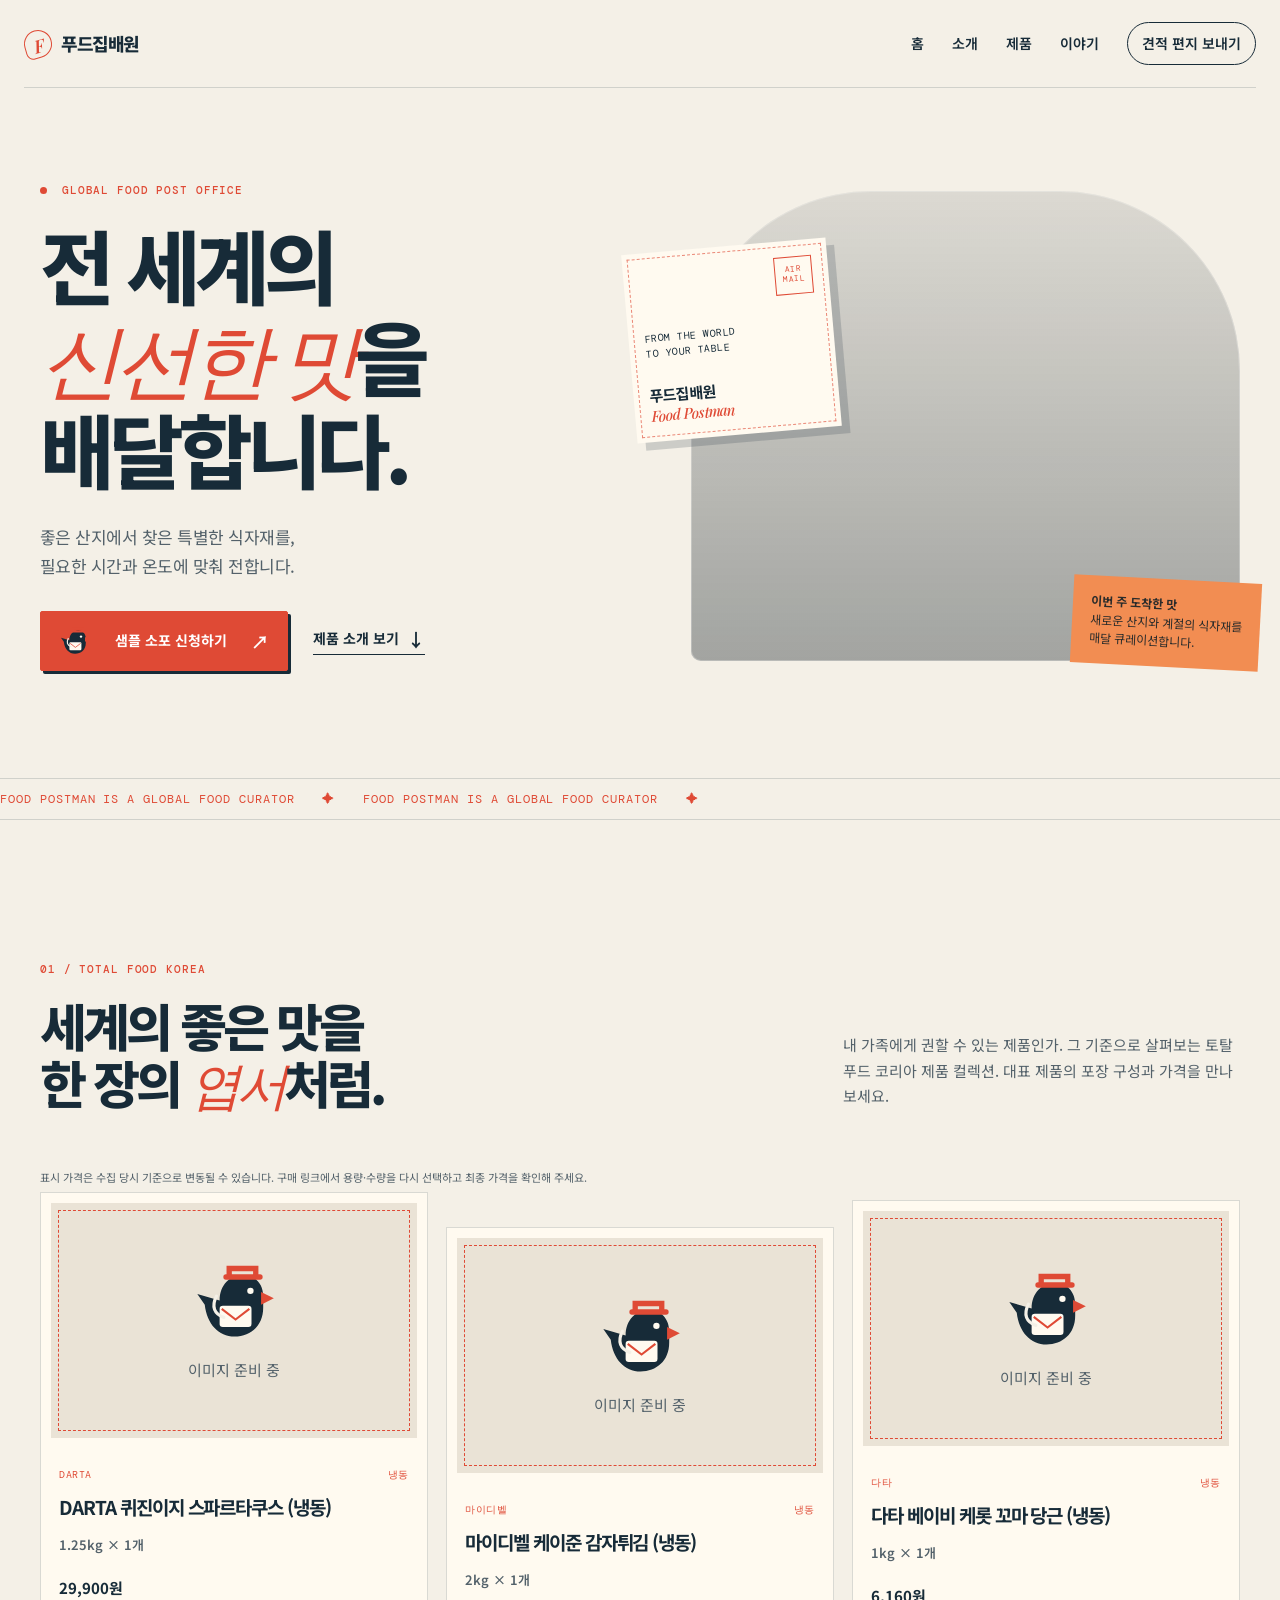
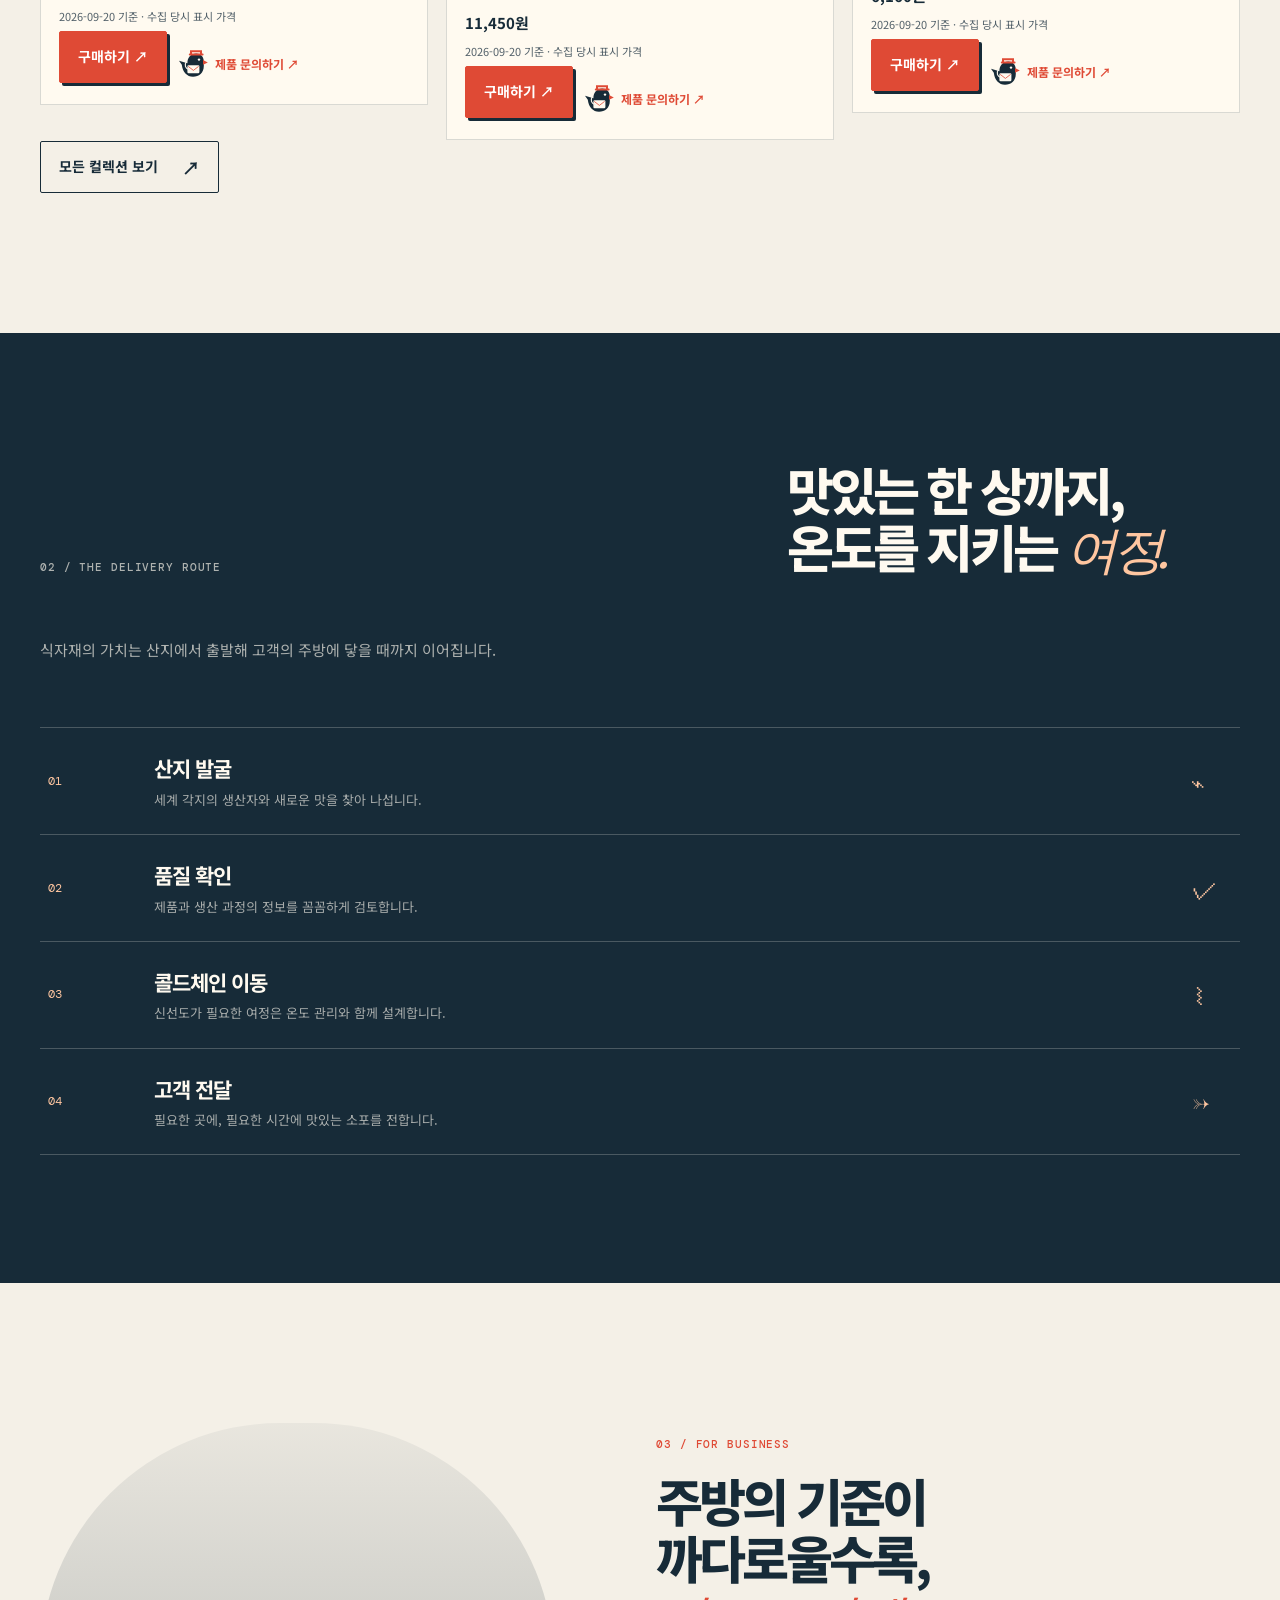
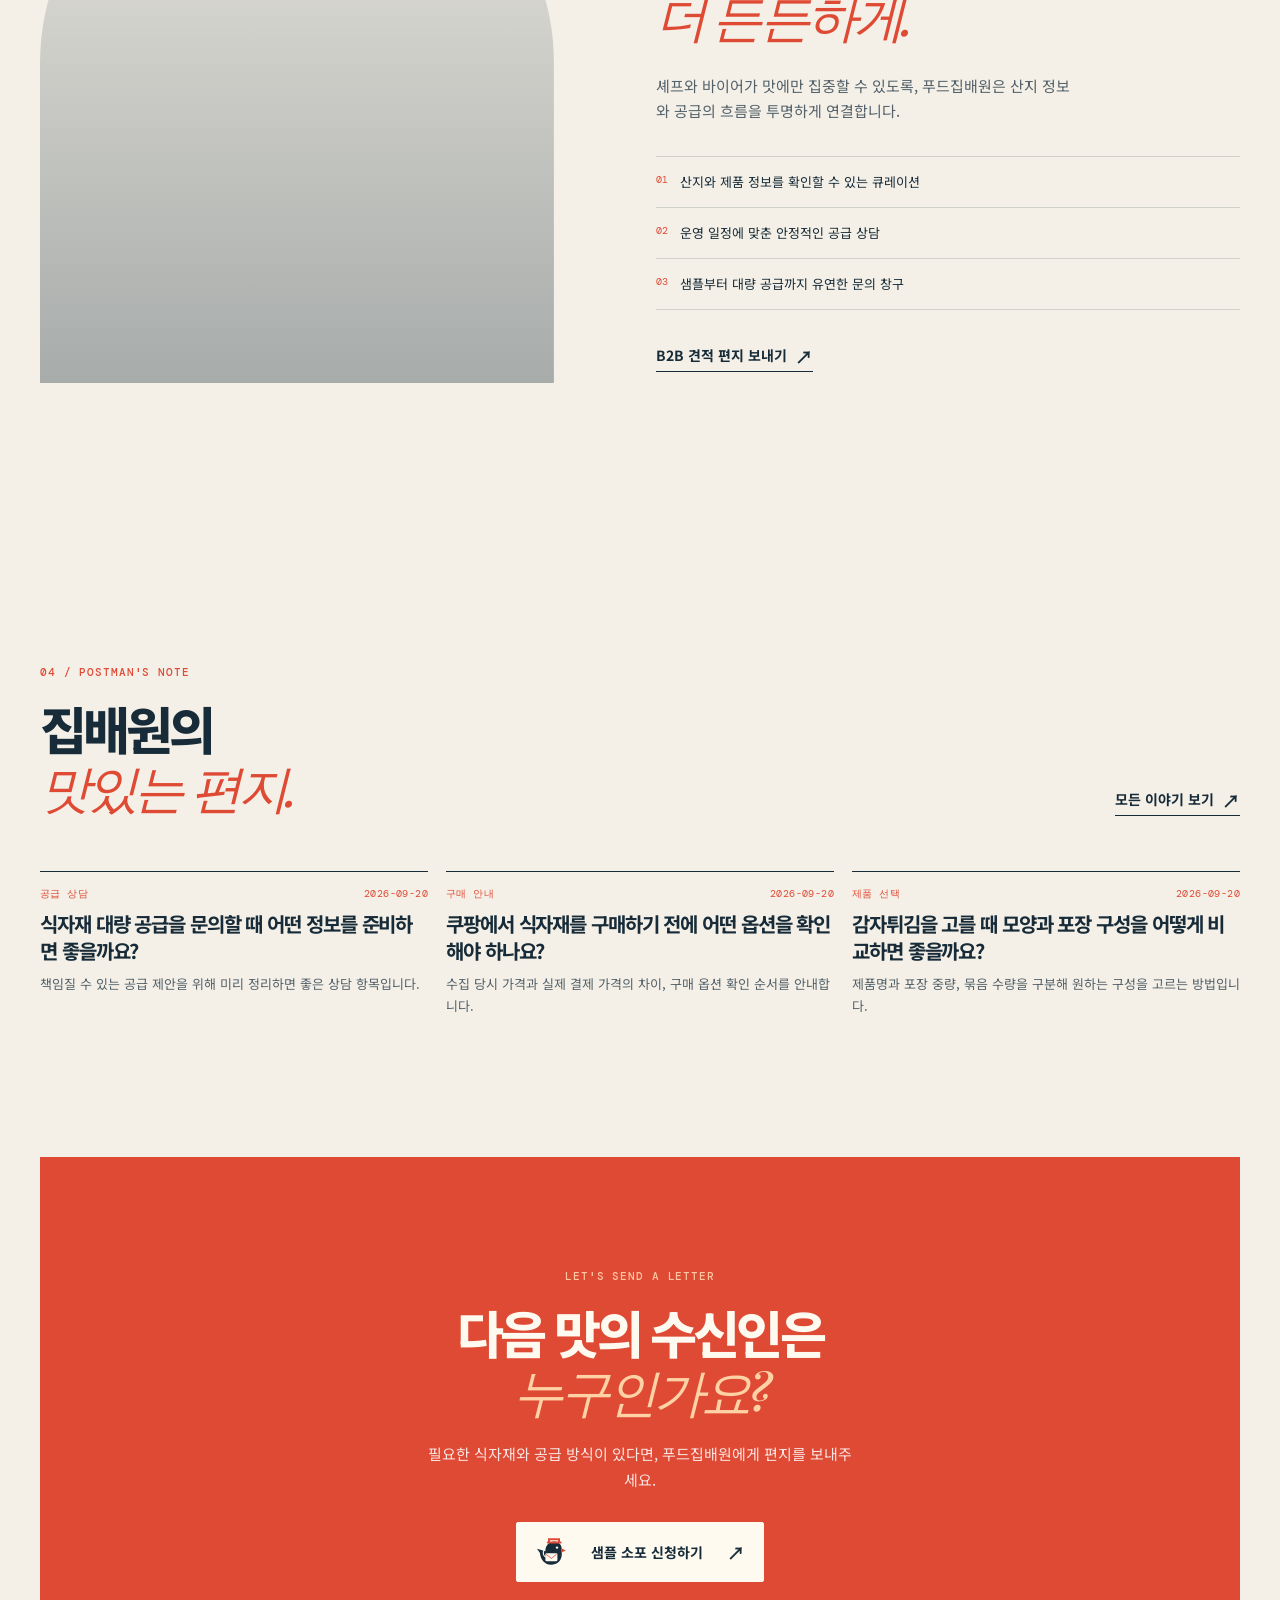
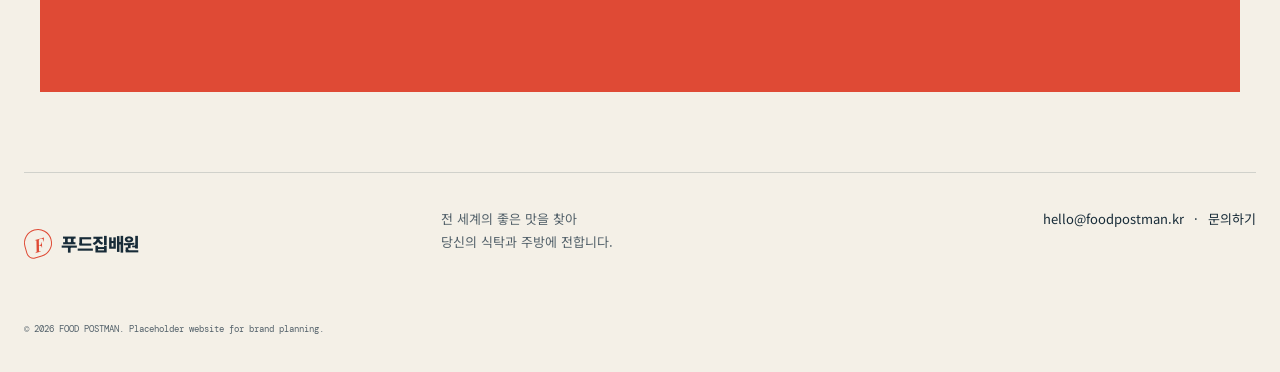
<file: index.html>
<!doctype html>
<html lang="ko">
  <head>
    <meta charset="utf-8">
    <meta name="viewport" content="width=device-width, initial-scale=1">
    <meta name="description" content="전 세계의 신선한 맛을 배달하는 식자재 수입·유통 브랜드, 푸드집배원">
    <title>푸드집배원 | 전 세계의 신선한 맛을 배달합니다</title>
    <link rel="preconnect" href="https://images.unsplash.com">
    <link rel="stylesheet" href="styles.css">
  </head>
  <body>
    <a class="skip-link" href="#main">본문으로 바로가기</a>
    <header class="site-header">
      <a class="brand" href="index.html" aria-label="푸드집배원 홈">
        <span class="brand-mark" aria-hidden="true">F</span><span>푸드집배원</span>
      </a>
      <button class="menu-button" aria-expanded="false" aria-controls="nav">메뉴 <span></span></button>
      <nav id="nav" class="site-nav" aria-label="주요 메뉴">
        <a class="active" href="index.html">홈</a>
        <a href="about.html">소개</a>
        <a href="products.html">제품</a>
        <a href="story/">이야기</a>
        <a class="nav-cta" href="contact.html">견적 편지 보내기</a>
      </nav>
    </header>

    <main id="main">
      <section class="hero section-wrap">
        <div class="hero-copy">
          <p class="eyebrow"><span class="postage-dot"></span> GLOBAL FOOD POST OFFICE</p>
          <h1>전 세계의<br><em>신선한 맛</em>을<br>배달합니다.</h1>
          <p class="hero-lead">좋은 산지에서 찾은 특별한 식자재를,<br>필요한 시간과 온도에 맞춰 전합니다.</p>
          <div class="hero-actions">
            <a class="button button-primary" href="contact.html">샘플 소포 신청하기 <span>↗</span></a>
            <a class="text-link" href="#collection">제품 소개 보기 <span>↓</span></a>
          </div>
        </div>
        <div class="hero-visual" aria-label="세계 식자재 컬렉션 이미지">
          <div class="hero-image image-hero"></div>
          <div class="airmail-card">
            <span class="card-stamp">AIR<br>MAIL</span>
            <span>FROM THE WORLD<br>TO YOUR TABLE</span>
            <strong>푸드집배원<br><i>Food Postman</i></strong>
          </div>
          <p class="arrival-note"><b>이번 주 도착한 맛</b><br>새로운 산지와 계절의 식자재를<br>매달 큐레이션합니다.</p>
        </div>
      </section>

      <section class="intro-band">
        <p>FOOD POSTMAN IS A GLOBAL FOOD CURATOR <span>✦</span> FOOD POSTMAN IS A GLOBAL FOOD CURATOR <span>✦</span></p>
      </section>

      <section id="collection" class="section-wrap collection-section">
        <div class="section-heading split-heading">
          <div>
            <p class="eyebrow">01 / TOTAL FOOD KOREA</p>
            <h2>세계의 좋은 맛을<br>한 장의 <em>엽서</em>처럼.</h2>
          </div>
          <p>내 가족에게 권할 수 있는 제품인가. 그 기준으로 살펴보는 토탈푸드 코리아 제품 컬렉션. 대표 제품의 포장 구성과 가격을 만나보세요.</p>
        </div>
        <p class="price-note">표시 가격은 수집 당시 기준으로 변동될 수 있습니다. 구매 링크에서 용량·수량을 다시 선택하고 최종 가격을 확인해 주세요.</p><div id="featured-products" class="product-grid" aria-live="polite"></div>
        <a class="button button-outline" href="products.html">모든 컬렉션 보기 <span>↗</span></a>
      </section>

      <section class="route-section">
        <div class="section-wrap">
          <div class="route-title">
            <p class="eyebrow eyebrow-light">02 / THE DELIVERY ROUTE</p>
            <h2>맛있는 한 상까지,<br>온도를 지키는 <em>여정.</em></h2>
            <p>식자재의 가치는 산지에서 출발해 고객의 주방에 닿을 때까지 이어집니다.</p>
          </div>
          <ol class="route-list">
            <li><span class="route-number">01</span><div><h3>산지 발굴</h3><p>세계 각지의 생산자와 새로운 맛을 찾아 나섭니다.</p></div><span class="route-icon">⌁</span></li>
            <li><span class="route-number">02</span><div><h3>품질 확인</h3><p>제품과 생산 과정의 정보를 꼼꼼하게 검토합니다.</p></div><span class="route-icon">✓</span></li>
            <li><span class="route-number">03</span><div><h3>콜드체인 이동</h3><p>신선도가 필요한 여정은 온도 관리와 함께 설계합니다.</p></div><span class="route-icon">⌇</span></li>
            <li><span class="route-number">04</span><div><h3>고객 전달</h3><p>필요한 곳에, 필요한 시간에 맛있는 소포를 전합니다.</p></div><span class="route-icon">→</span></li>
          </ol>
        </div>
      </section>

      <section class="section-wrap trust-section">
        <div class="trust-photo image-coldchain" role="img" aria-label="신선한 식자재를 보관하는 모습"></div>
        <div class="trust-copy">
          <p class="eyebrow">03 / FOR BUSINESS</p>
          <h2>주방의 기준이<br>까다로울수록,<br><em>더 든든하게.</em></h2>
          <p>셰프와 바이어가 맛에만 집중할 수 있도록, 푸드집배원은 산지 정보와 공급의 흐름을 투명하게 연결합니다.</p>
          <ul class="check-list">
            <li><span>01</span> 산지와 제품 정보를 확인할 수 있는 큐레이션</li>
            <li><span>02</span> 운영 일정에 맞춘 안정적인 공급 상담</li>
            <li><span>03</span> 샘플부터 대량 공급까지 유연한 문의 창구</li>
          </ul>
          <a class="text-link" href="contact.html">B2B 견적 편지 보내기 <span>↗</span></a>
        </div>
      </section>

      <section class="journal-section section-wrap">
        <div class="section-heading journal-heading">
          <div><p class="eyebrow">04 / POSTMAN'S NOTE</p><h2>집배원의<br><em>맛있는 편지.</em></h2></div>
          <a class="text-link" href="story/">모든 이야기 보기 <span>↗</span></a>
        </div>
        <div id="latest-stories" class="story-grid" aria-live="polite"></div>
      </section>

      <section class="letter-cta section-wrap">
        <p class="eyebrow eyebrow-light">LET'S SEND A LETTER</p>
        <h2>다음 맛의 수신인은<br><em>누구인가요?</em></h2>
        <p>필요한 식자재와 공급 방식이 있다면, 푸드집배원에게 편지를 보내주세요.</p>
        <a class="button button-light" href="contact.html">샘플 소포 신청하기 <span>↗</span></a>
      </section>
    </main>

    <footer class="site-footer">
      <a class="brand" href="index.html"><span class="brand-mark">F</span><span>푸드집배원</span></a>
      <p>전 세계의 좋은 맛을 찾아<br>당신의 식탁과 주방에 전합니다.</p>
      <div><a href="mailto:hello@foodpostman.kr">hello@foodpostman.kr</a><span>·</span><a href="contact.html">문의하기</a></div>
      <small>© 2026 FOOD POSTMAN. Placeholder website for brand planning.</small>
    </footer>
    <script src="script.js"></script>
  </body>
</html>
</file>
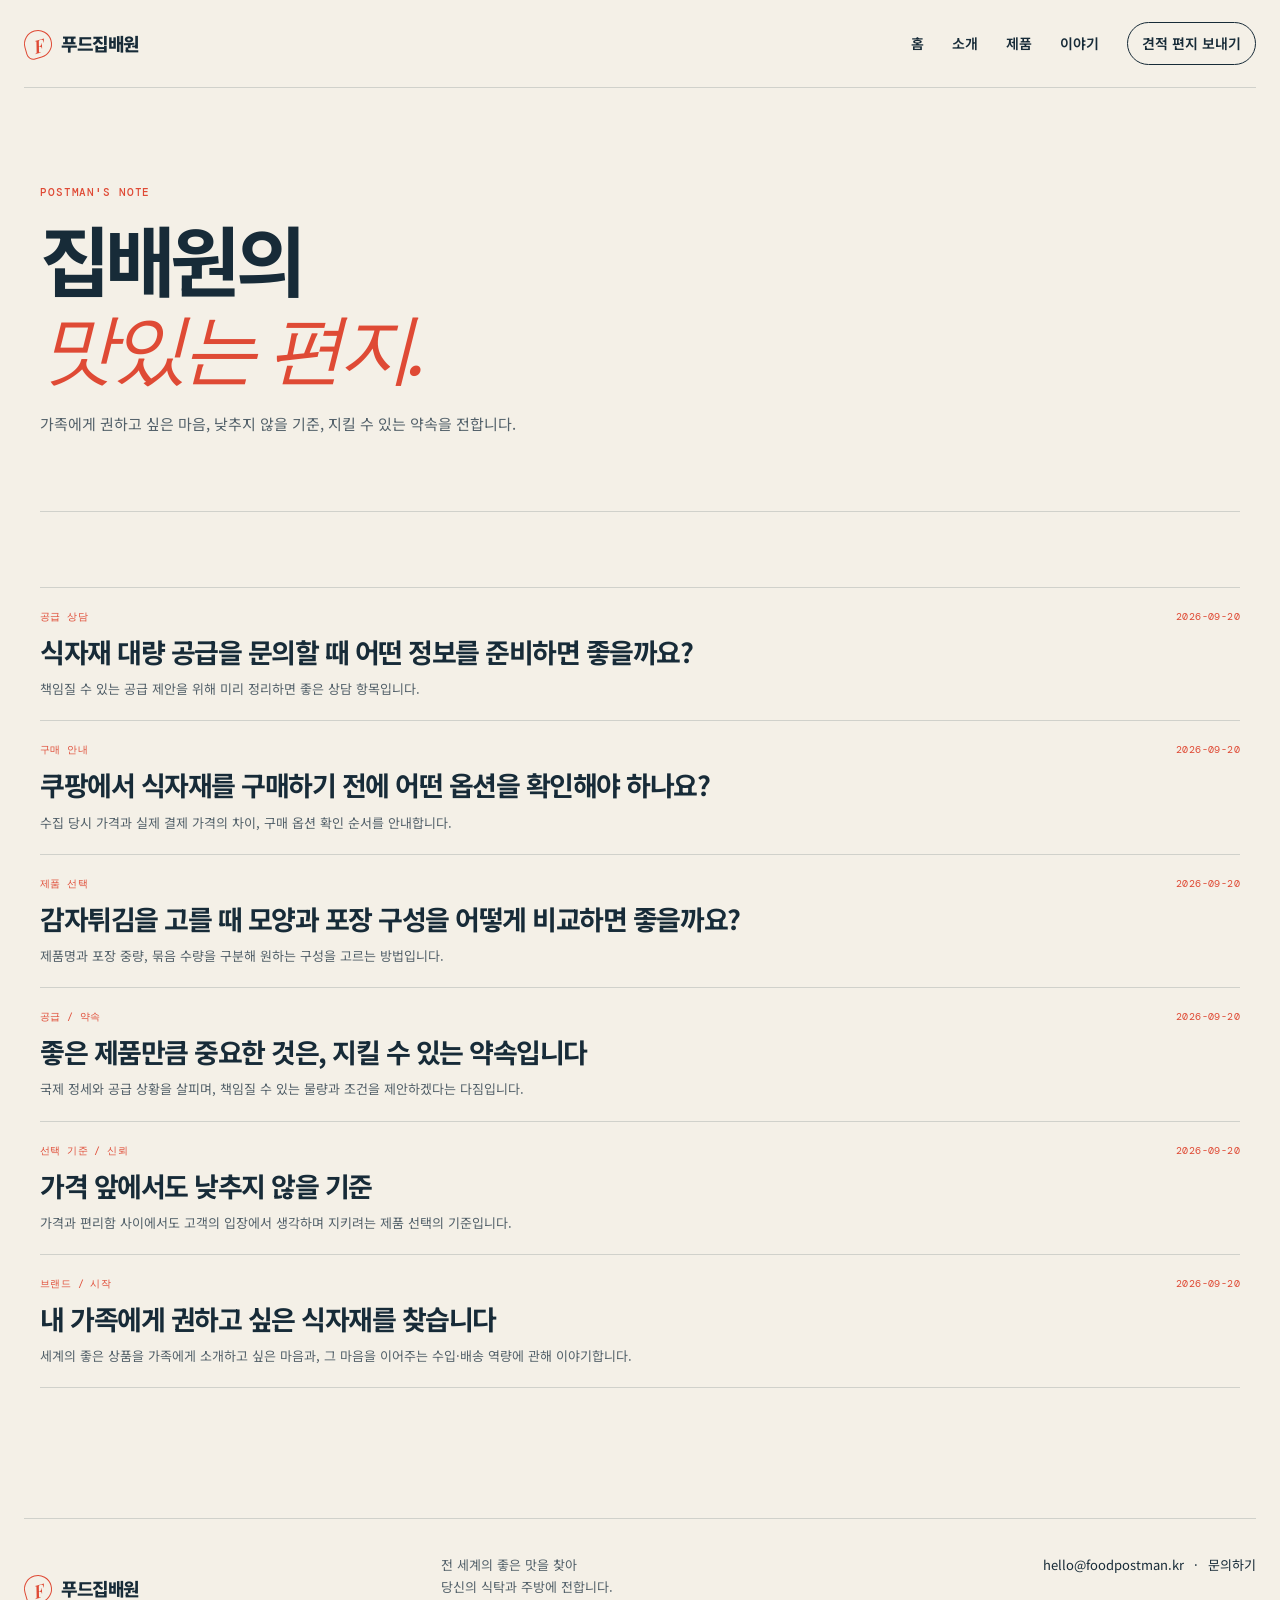
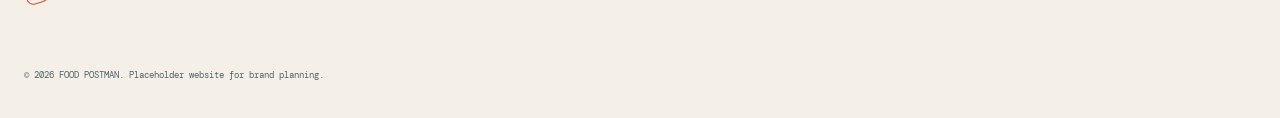
<file: story/index.html>
<!doctype html>
<html lang="ko">
  <head><meta charset="utf-8"><meta name="viewport" content="width=device-width, initial-scale=1"><meta name="description" content="푸드집배원의 식자재 트렌드와 산지 이야기"><title>이야기 | 푸드집배원</title><link rel="stylesheet" href="../styles.css"></head>
  <body>
    <a class="skip-link" href="#main">본문으로 바로가기</a>
    <header class="site-header"><a class="brand" href="../index.html"><span class="brand-mark">F</span><span>푸드집배원</span></a><button class="menu-button" aria-expanded="false" aria-controls="nav">메뉴 <span></span></button><nav id="nav" class="site-nav" aria-label="주요 메뉴"><a href="../index.html">홈</a><a href="../about.html">소개</a><a href="../products.html">제품</a><a class="active" href="index.html">이야기</a><a class="nav-cta" href="../contact.html">견적 편지 보내기</a></nav></header>
    <main id="main"><section class="page-hero section-wrap"><p class="eyebrow">POSTMAN'S NOTE</p><h1>집배원의<br><em>맛있는 편지.</em></h1><p>가족에게 권하고 싶은 마음, 낮추지 않을 기준, 지킬 수 있는 약속을 전합니다.</p></section><section id="story-list" class="story-list section-wrap" aria-live="polite"></section></main>
    <footer class="site-footer"><a class="brand" href="../index.html"><span class="brand-mark">F</span><span>푸드집배원</span></a><p>전 세계의 좋은 맛을 찾아<br>당신의 식탁과 주방에 전합니다.</p><div><a href="mailto:hello@foodpostman.kr">hello@foodpostman.kr</a><span>·</span><a href="../contact.html">문의하기</a></div><small>© 2026 FOOD POSTMAN. Placeholder website for brand planning.</small></footer><script src="../script.js"></script>
  </body>
</html>
</file>
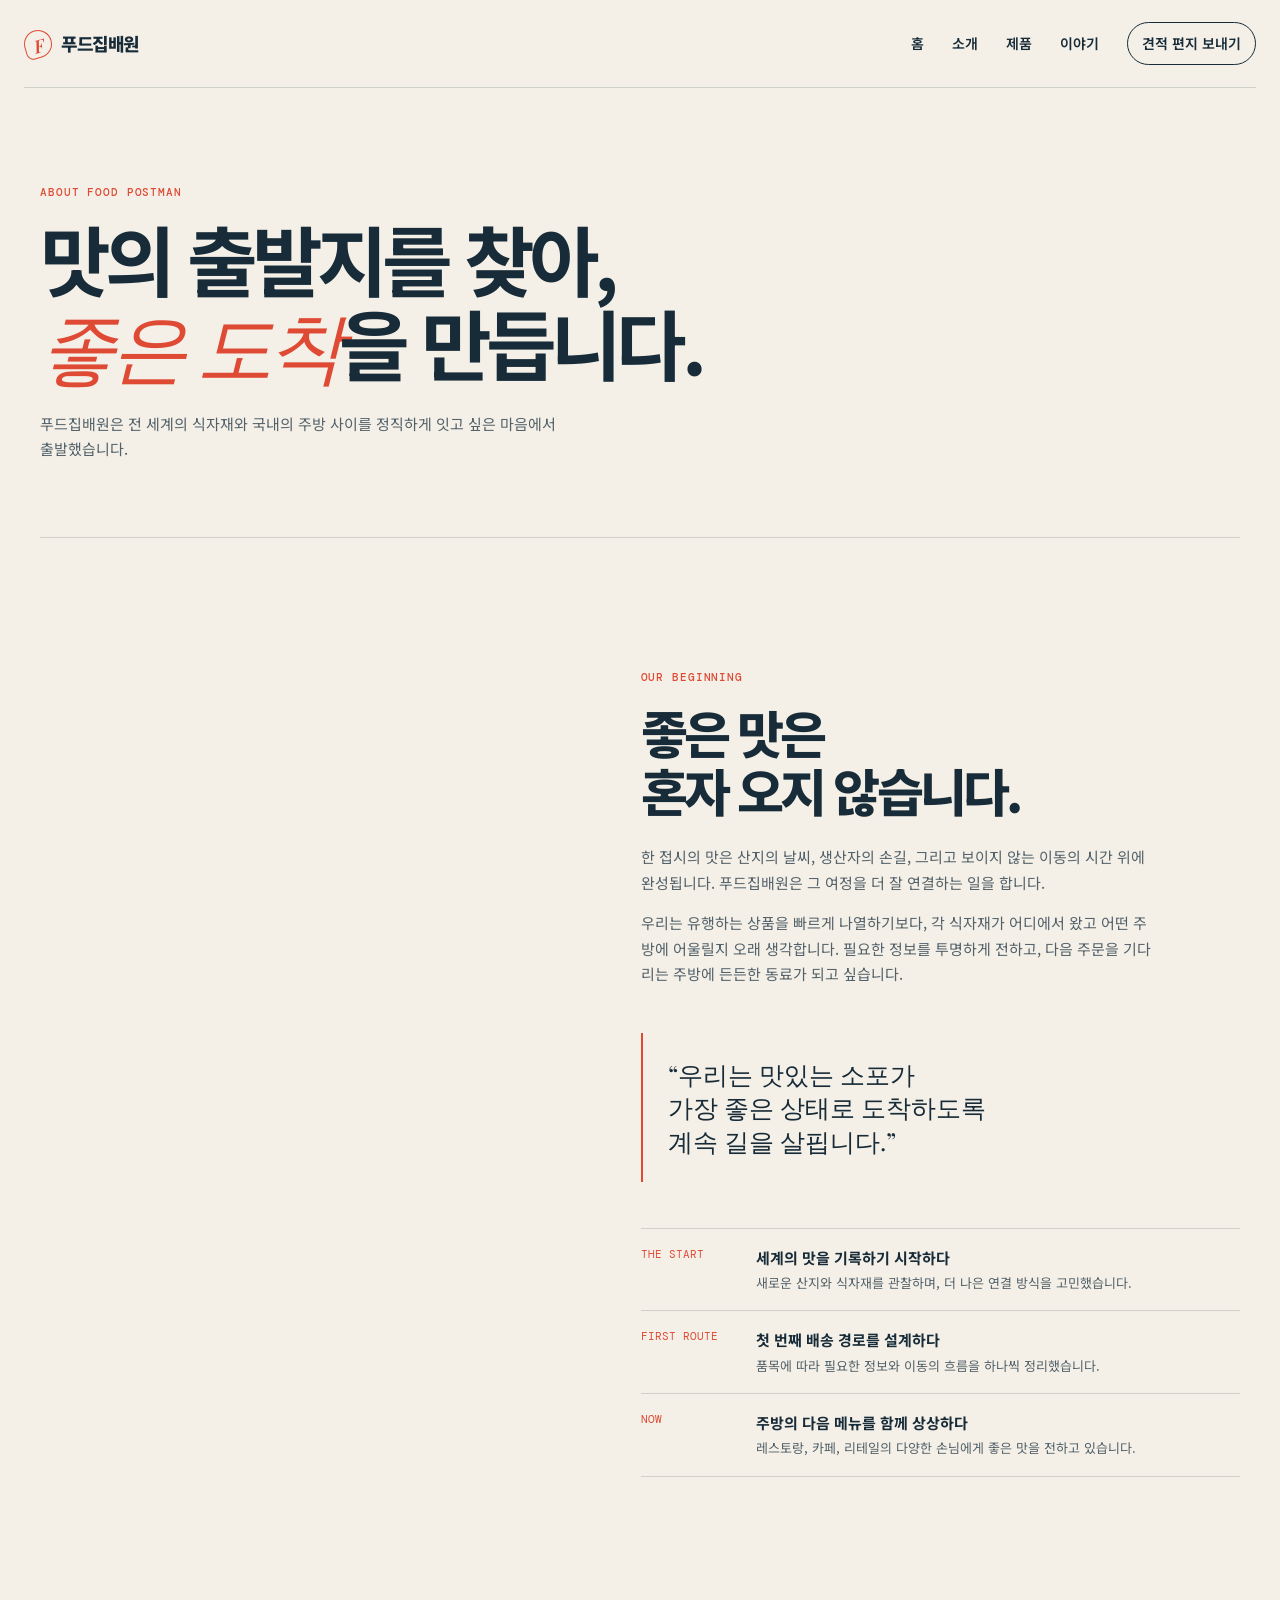
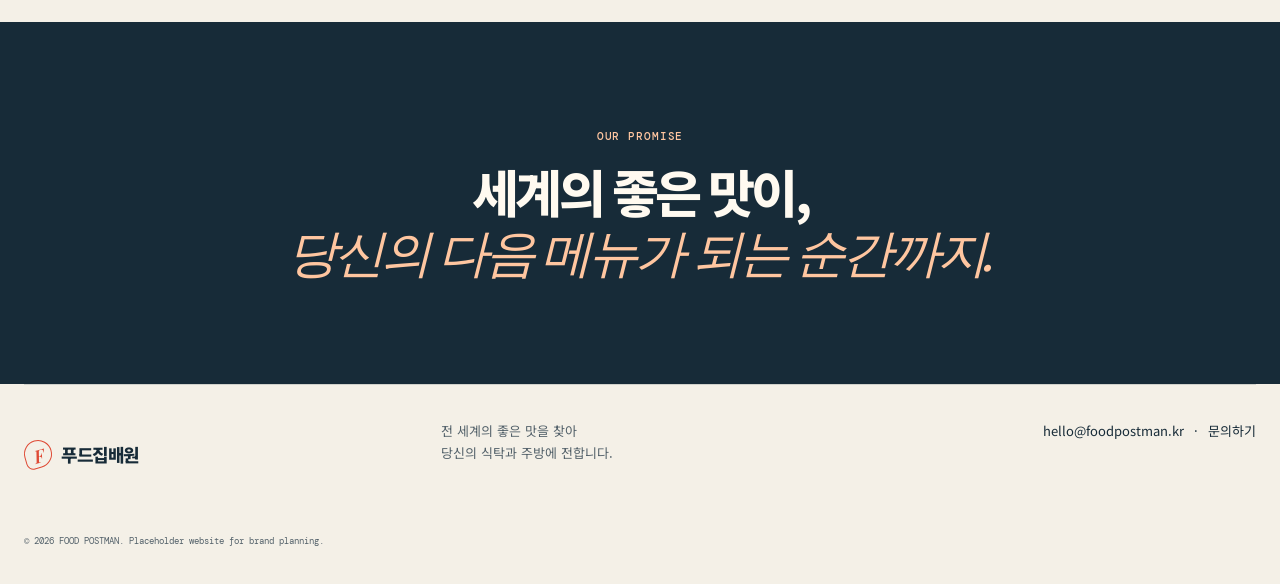
<file: about.html>
<!doctype html>
<html lang="ko">
  <head>
    <meta charset="utf-8"><meta name="viewport" content="width=device-width, initial-scale=1">
    <meta name="description" content="푸드집배원이 세계의 식자재를 고르고 전하는 기준">
    <title>소개 | 푸드집배원</title><link rel="stylesheet" href="styles.css">
  </head>
  <body>
    <a class="skip-link" href="#main">본문으로 바로가기</a>
    <header class="site-header"><a class="brand" href="index.html"><span class="brand-mark">F</span><span>푸드집배원</span></a><button class="menu-button" aria-expanded="false" aria-controls="nav">메뉴 <span></span></button><nav id="nav" class="site-nav" aria-label="주요 메뉴"><a href="index.html">홈</a><a class="active" href="about.html">소개</a><a href="products.html">제품</a><a href="story/">이야기</a><a class="nav-cta" href="contact.html">견적 편지 보내기</a></nav></header>
    <main id="main">
      <section class="page-hero section-wrap"><p class="eyebrow">ABOUT FOOD POSTMAN</p><h1>맛의 출발지를 찾아,<br><em>좋은 도착</em>을 만듭니다.</h1><p>푸드집배원은 전 세계의 식자재와 국내의 주방 사이를 정직하게 잇고 싶은 마음에서 출발했습니다.</p></section>
      <section class="about-story section-wrap">
        <div class="about-photo" role="img" aria-label="식자재를 준비하는 주방"></div>
        <div>
          <p class="eyebrow">OUR BEGINNING</p><h2>좋은 맛은<br>혼자 오지 않습니다.</h2>
          <div class="body-copy"><p>한 접시의 맛은 산지의 날씨, 생산자의 손길, 그리고 보이지 않는 이동의 시간 위에 완성됩니다. 푸드집배원은 그 여정을 더 잘 연결하는 일을 합니다.</p><p>우리는 유행하는 상품을 빠르게 나열하기보다, 각 식자재가 어디에서 왔고 어떤 주방에 어울릴지 오래 생각합니다. 필요한 정보를 투명하게 전하고, 다음 주문을 기다리는 주방에 든든한 동료가 되고 싶습니다.</p></div>
          <blockquote class="quote">“우리는 맛있는 소포가<br>가장 좋은 상태로 도착하도록<br>계속 길을 살핍니다.”</blockquote>
          <ol class="timeline"><li><time>THE START</time><div><strong>세계의 맛을 기록하기 시작하다</strong><p>새로운 산지와 식자재를 관찰하며, 더 나은 연결 방식을 고민했습니다.</p></div></li><li><time>FIRST ROUTE</time><div><strong>첫 번째 배송 경로를 설계하다</strong><p>품목에 따라 필요한 정보와 이동의 흐름을 하나씩 정리했습니다.</p></div></li><li><time>NOW</time><div><strong>주방의 다음 메뉴를 함께 상상하다</strong><p>레스토랑, 카페, 리테일의 다양한 손님에게 좋은 맛을 전하고 있습니다.</p></div></li></ol>
        </div>
      </section>
      <section class="about-promise"><p class="eyebrow eyebrow-light">OUR PROMISE</p><h2>세계의 좋은 맛이,<br><em>당신의 다음 메뉴가 되는 순간까지.</em></h2></section>
    </main>
    <footer class="site-footer"><a class="brand" href="index.html"><span class="brand-mark">F</span><span>푸드집배원</span></a><p>전 세계의 좋은 맛을 찾아<br>당신의 식탁과 주방에 전합니다.</p><div><a href="mailto:hello@foodpostman.kr">hello@foodpostman.kr</a><span>·</span><a href="contact.html">문의하기</a></div><small>© 2026 FOOD POSTMAN. Placeholder website for brand planning.</small></footer><script src="script.js"></script>
  </body>
</html>
</file>
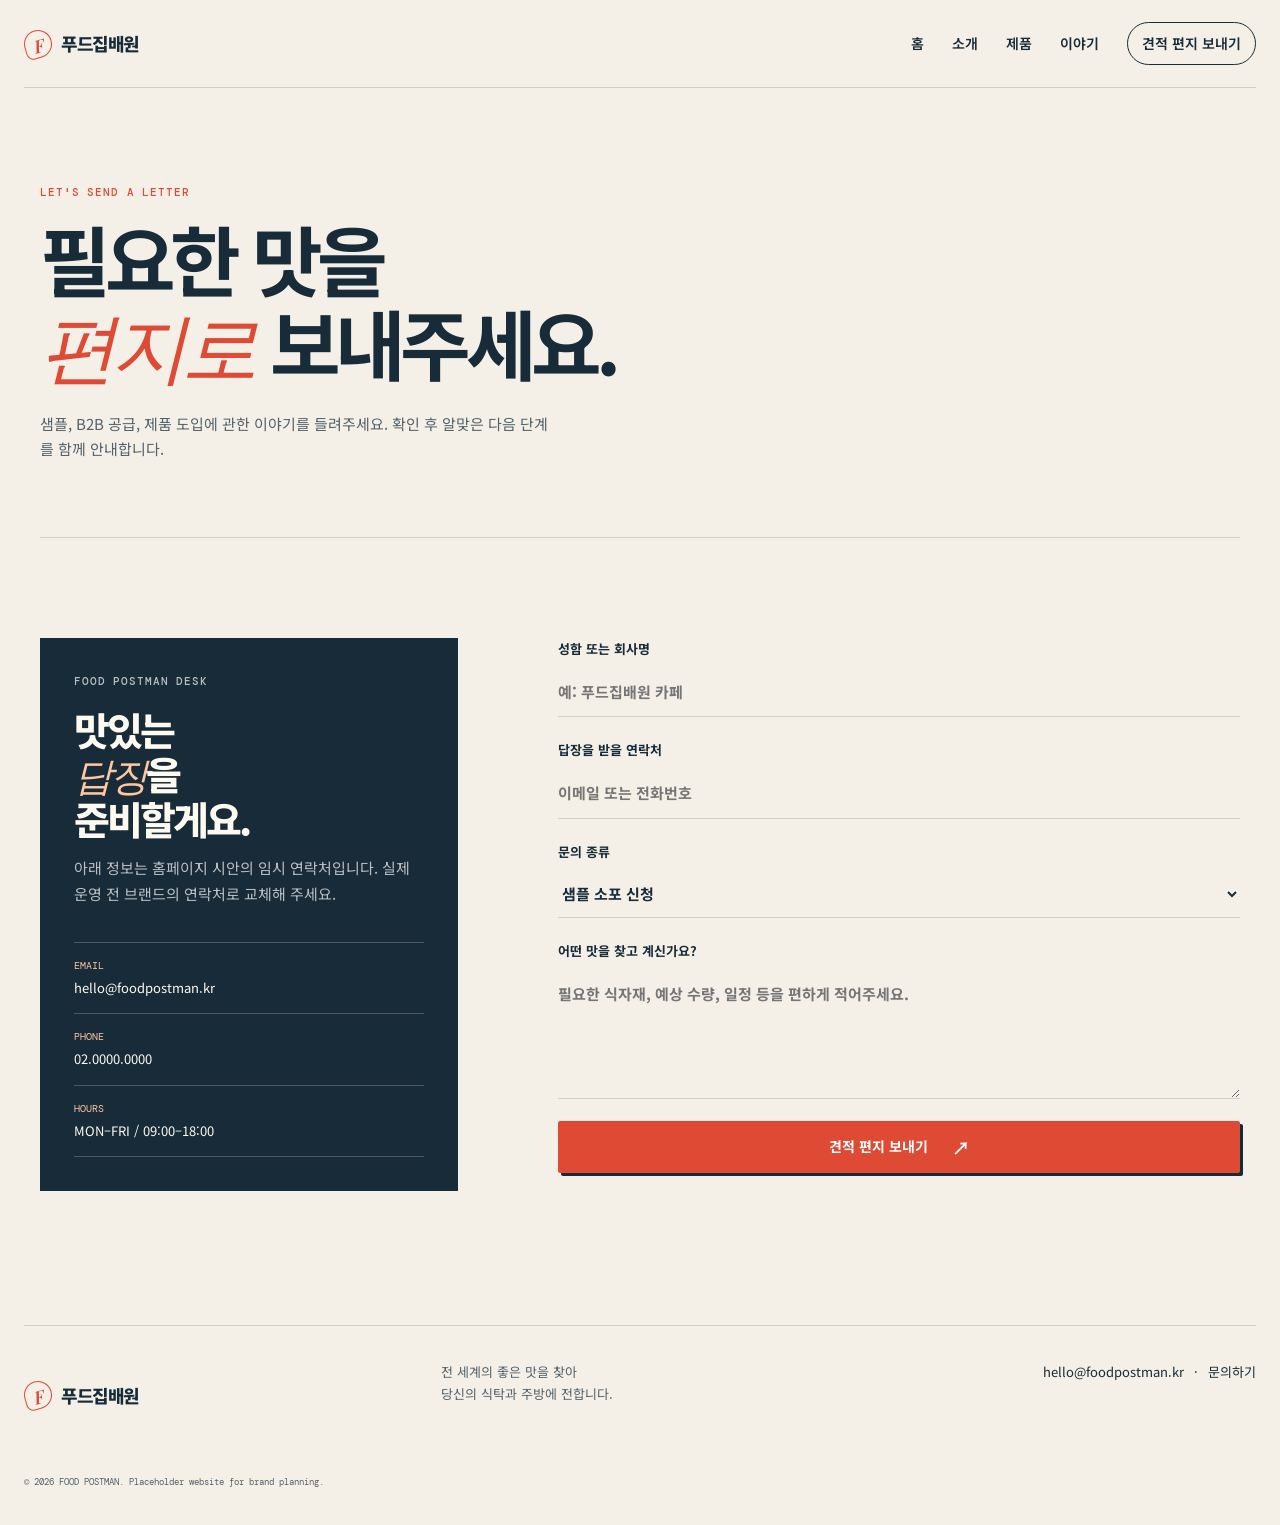
<file: contact.html>
<!doctype html>
<html lang="ko">
  <head><meta charset="utf-8"><meta name="viewport" content="width=device-width, initial-scale=1"><meta name="description" content="푸드집배원 샘플 및 B2B 공급 문의"><title>연락하기 | 푸드집배원</title><link rel="stylesheet" href="styles.css"></head>
  <body>
    <a class="skip-link" href="#main">본문으로 바로가기</a>
    <header class="site-header"><a class="brand" href="index.html"><span class="brand-mark">F</span><span>푸드집배원</span></a><button class="menu-button" aria-expanded="false" aria-controls="nav">메뉴 <span></span></button><nav id="nav" class="site-nav" aria-label="주요 메뉴"><a href="index.html">홈</a><a href="about.html">소개</a><a href="products.html">제품</a><a href="story/">이야기</a><a class="active nav-cta" href="contact.html">견적 편지 보내기</a></nav></header>
    <main id="main"><section class="page-hero section-wrap"><p class="eyebrow">LET'S SEND A LETTER</p><h1>필요한 맛을<br><em>편지로</em> 보내주세요.</h1><p>샘플, B2B 공급, 제품 도입에 관한 이야기를 들려주세요. 확인 후 알맞은 다음 단계를 함께 안내합니다.</p></section>
      <section class="contact-layout section-wrap"><aside class="contact-note"><p class="eyebrow eyebrow-light">FOOD POSTMAN DESK</p><h2>맛있는<br><em>답장</em>을<br>준비할게요.</h2><p>아래 정보는 홈페이지 시안의 임시 연락처입니다. 실제 운영 전 브랜드의 연락처로 교체해 주세요.</p><dl><div><dt>EMAIL</dt><dd>hello@foodpostman.kr</dd></div><div><dt>PHONE</dt><dd>02.0000.0000</dd></div><div><dt>HOURS</dt><dd>MON–FRI / 09:00–18:00</dd></div></dl></aside>
        <form class="inquiry-form"><label>성함 또는 회사명<input name="name" required placeholder="예: 푸드집배원 카페"></label><label>답장을 받을 연락처<input name="contact" required placeholder="이메일 또는 전화번호"></label><label>문의 종류<select name="type"><option>샘플 소포 신청</option><option>B2B 대량 공급 문의</option><option>제품 도입 상담</option><option>기타</option></select></label><label>어떤 맛을 찾고 계신가요?<textarea name="message" required placeholder="필요한 식자재, 예상 수량, 일정 등을 편하게 적어주세요."></textarea></label><button class="button button-primary" type="submit">견적 편지 보내기 <span>↗</span></button><p class="form-message" aria-live="polite"></p></form>
      </section>
    </main>
    <footer class="site-footer"><a class="brand" href="index.html"><span class="brand-mark">F</span><span>푸드집배원</span></a><p>전 세계의 좋은 맛을 찾아<br>당신의 식탁과 주방에 전합니다.</p><div><a href="mailto:hello@foodpostman.kr">hello@foodpostman.kr</a><span>·</span><a href="contact.html">문의하기</a></div><small>© 2026 FOOD POSTMAN. Placeholder website for brand planning.</small></footer><script src="script.js"></script>
  </body>
</html>
</file>
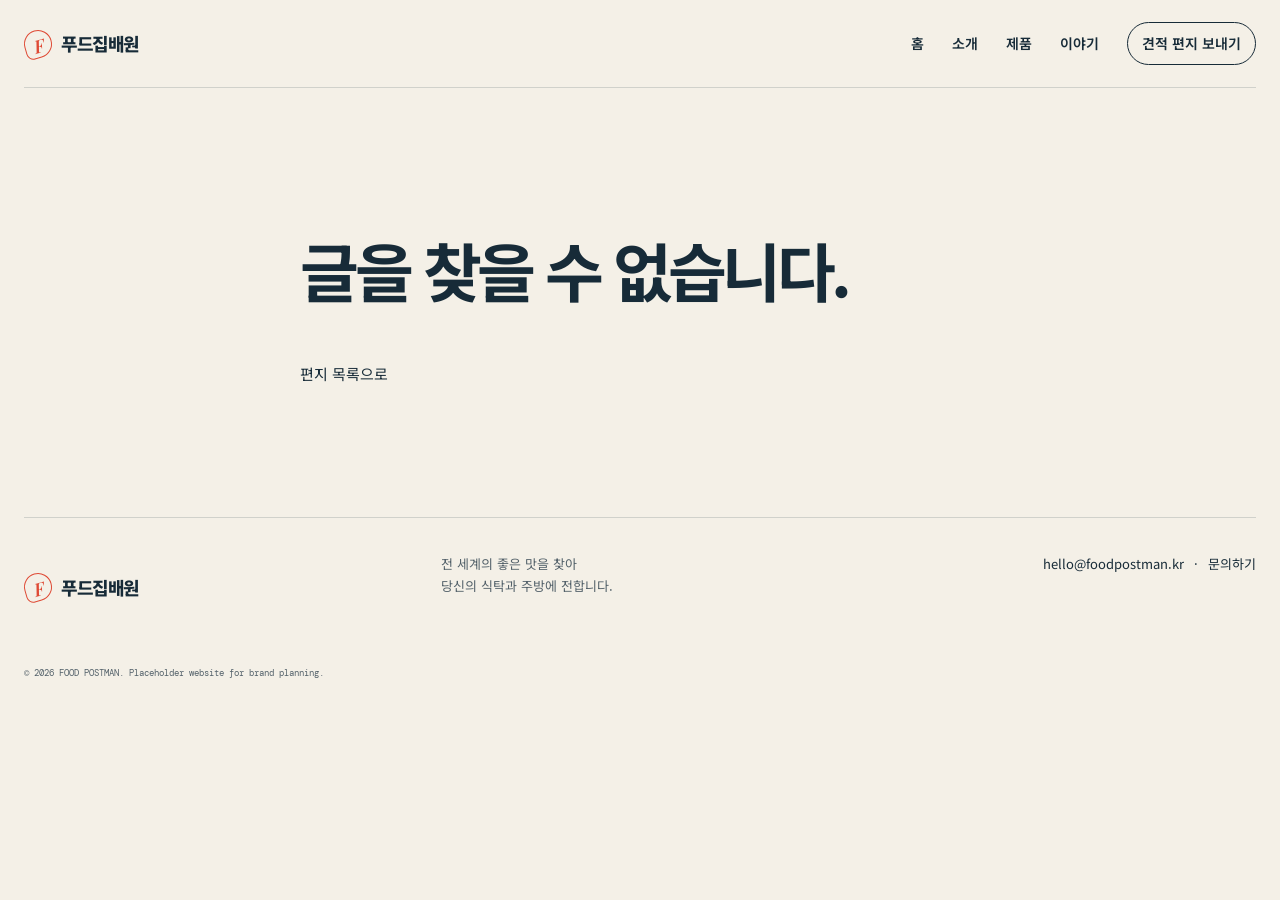
<file: post.html>
<!doctype html>
<html lang="ko"><head><meta charset="utf-8"><meta name="viewport" content="width=device-width,initial-scale=1"><title>집배원의 맛있는 편지</title></head><body><a href="story/">집배원의 맛있는 편지로 이동</a><script>location.replace('story/post.html' + location.search);</script></body></html>
</file>
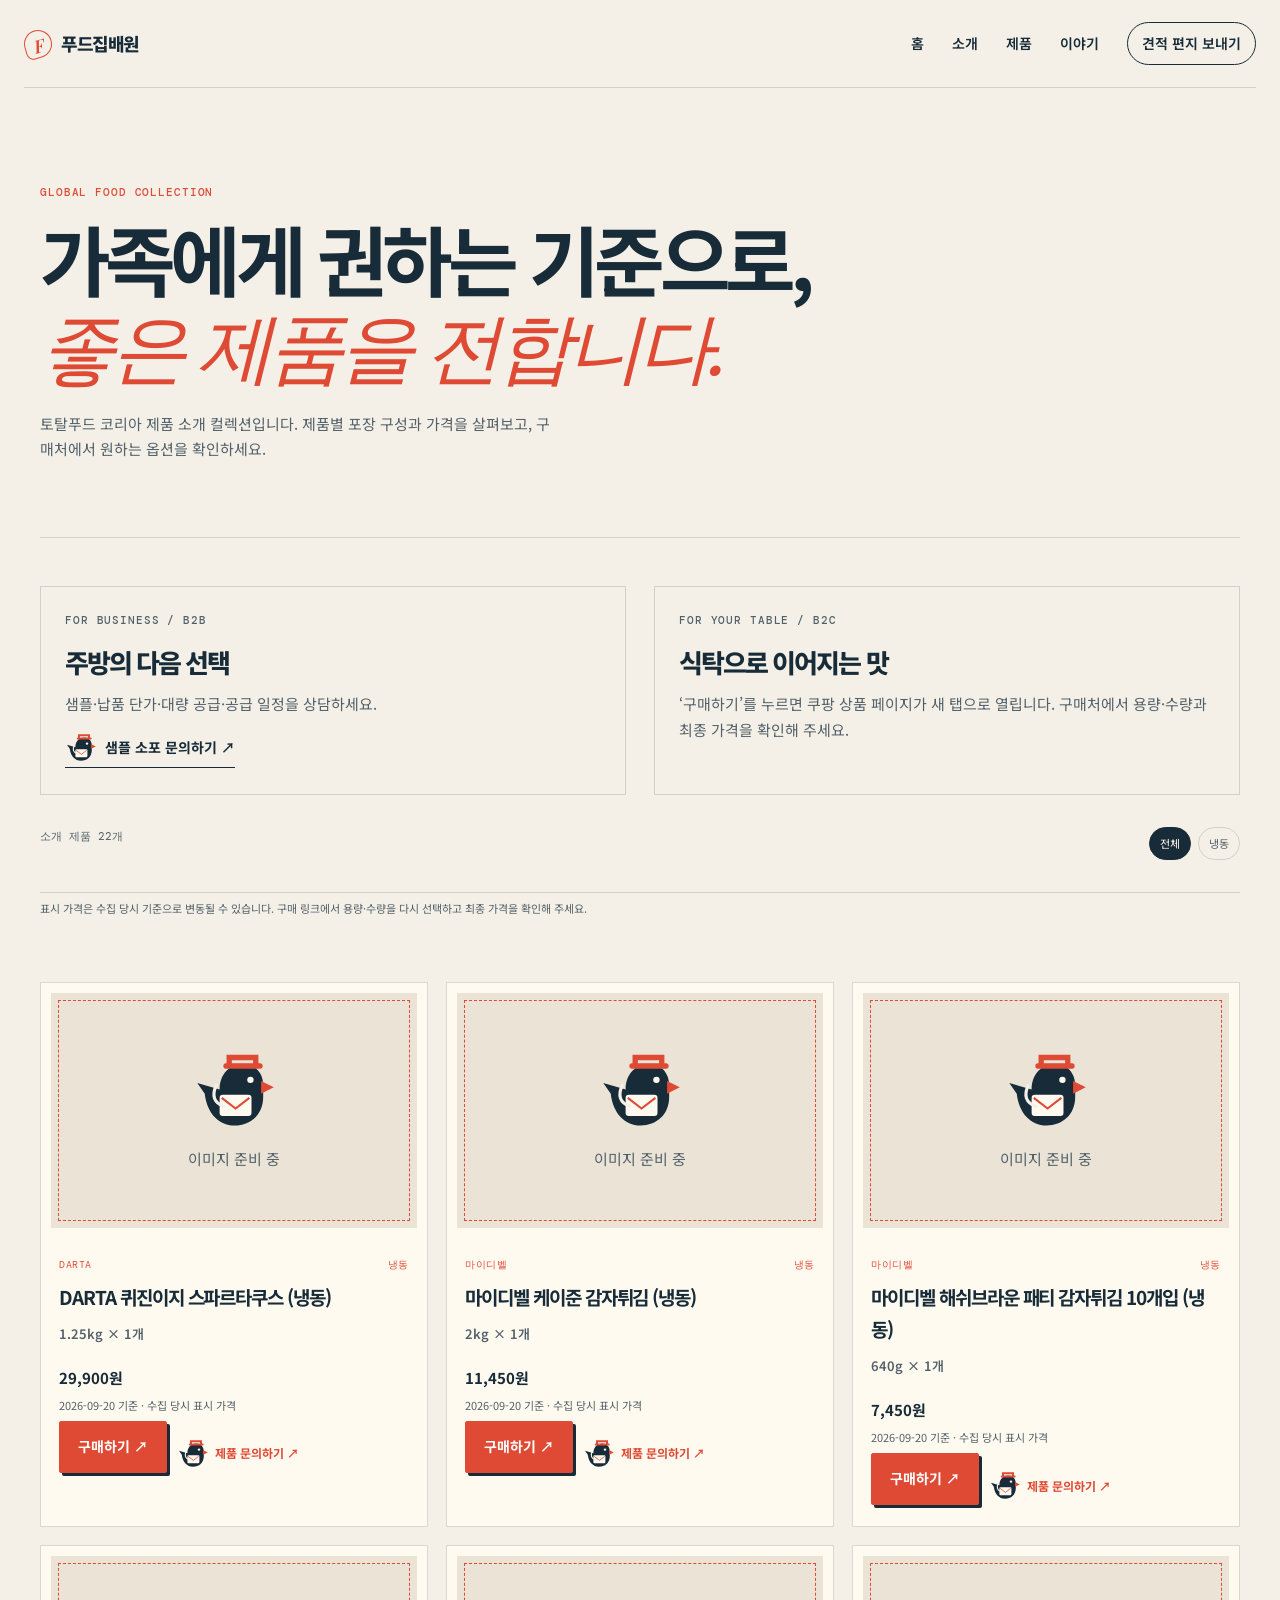
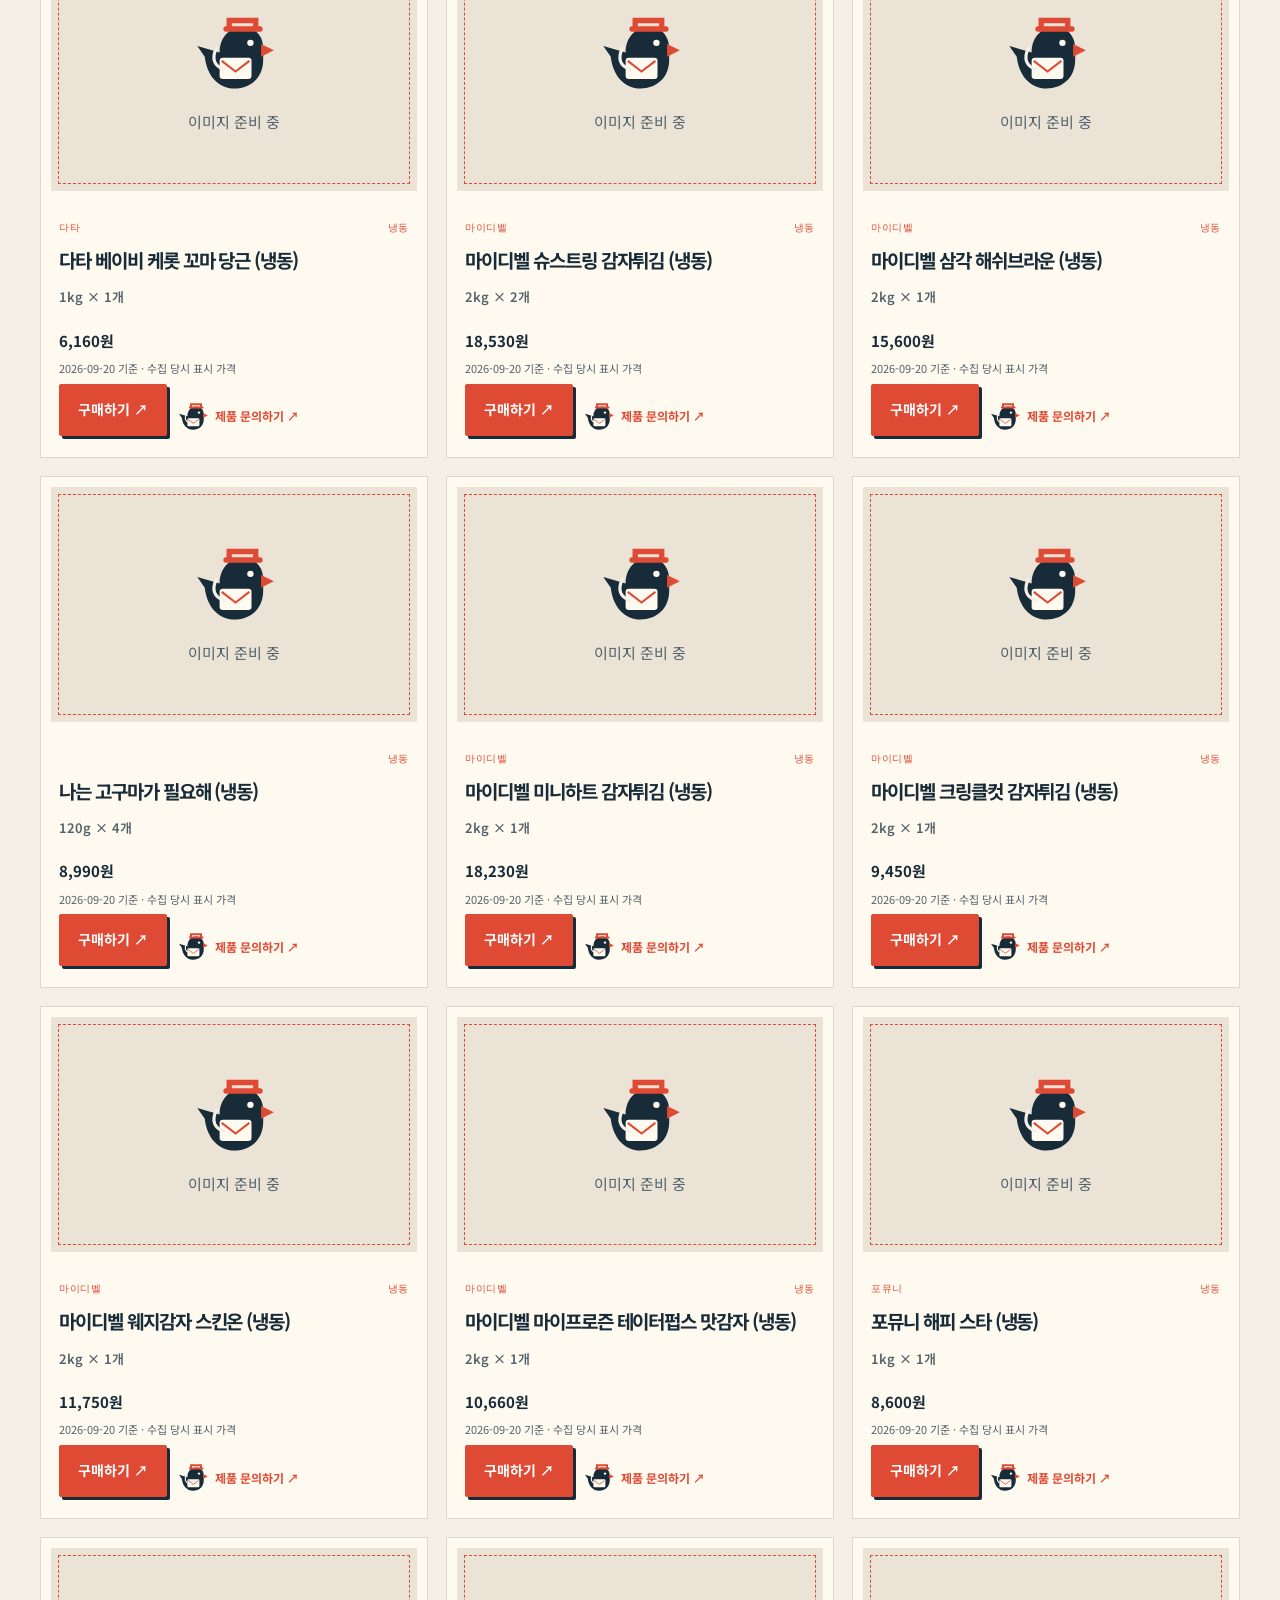
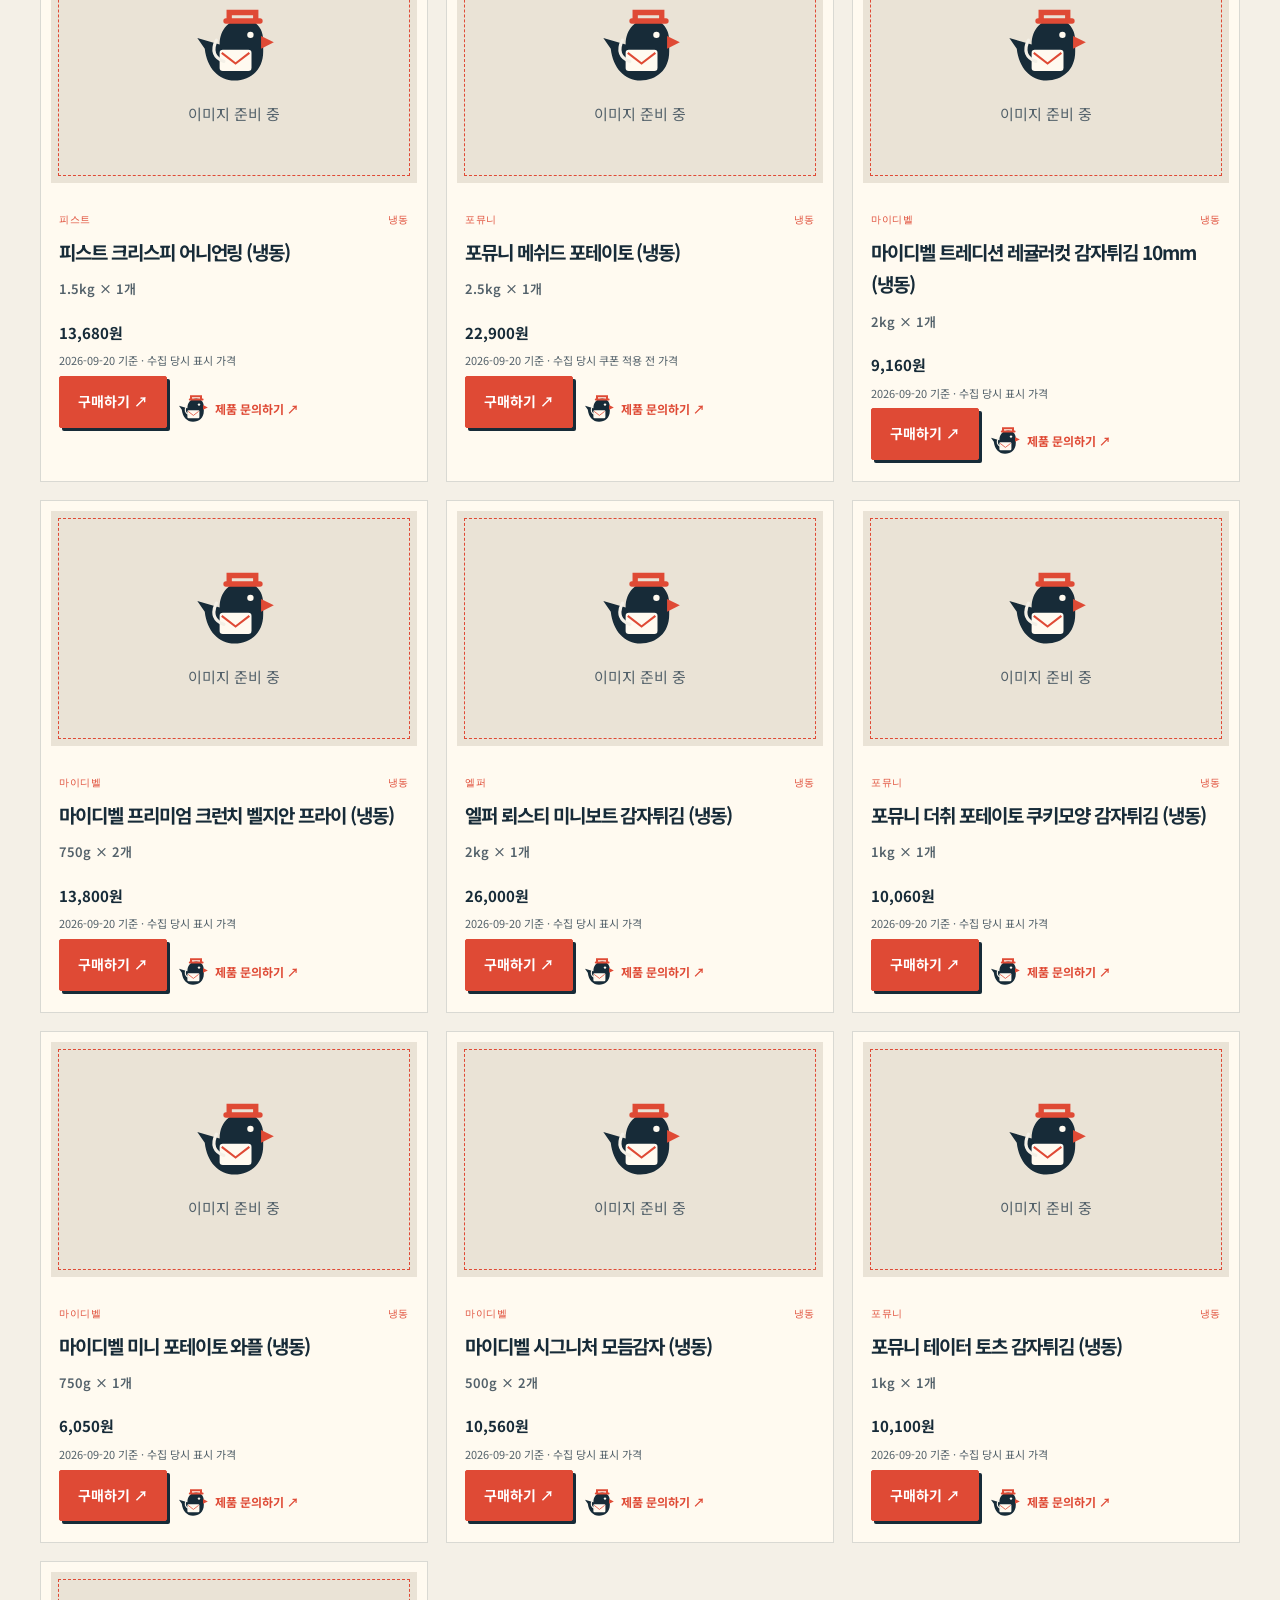
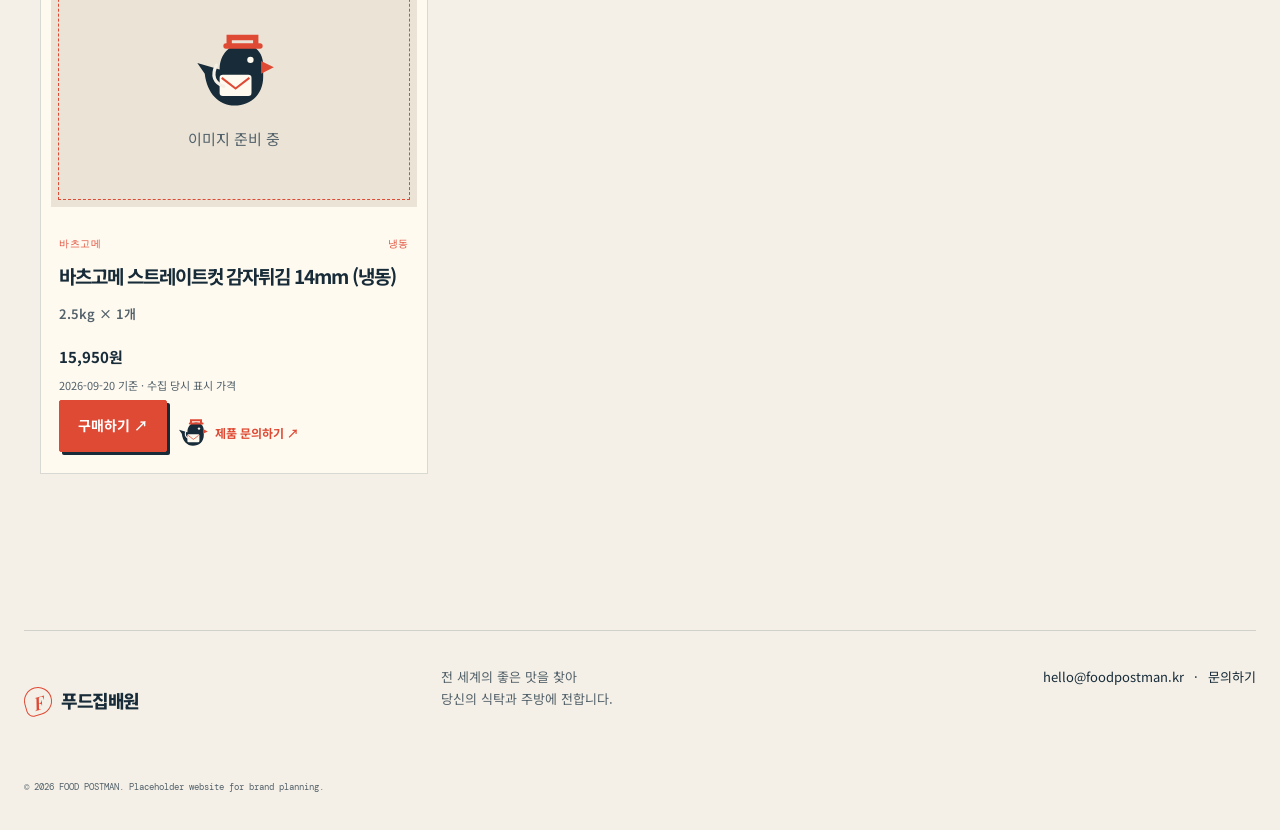
<file: products.html>
<!doctype html>
<html lang="ko">
  <head><meta charset="utf-8"><meta name="viewport" content="width=device-width, initial-scale=1"><meta name="description" content="푸드집배원의 글로벌 식자재 컬렉션"><title>제품 | 푸드집배원</title><link rel="stylesheet" href="styles.css"></head>
  <body>
    <a class="skip-link" href="#main">본문으로 바로가기</a>
    <header class="site-header"><a class="brand" href="index.html"><span class="brand-mark">F</span><span>푸드집배원</span></a><button class="menu-button" aria-expanded="false" aria-controls="nav">메뉴 <span></span></button><nav id="nav" class="site-nav" aria-label="주요 메뉴"><a href="index.html">홈</a><a href="about.html">소개</a><a class="active" href="products.html">제품</a><a href="story/">이야기</a><a class="nav-cta" href="contact.html">견적 편지 보내기</a></nav></header>
    <main id="main"><section class="page-hero section-wrap"><p class="eyebrow">GLOBAL FOOD COLLECTION</p><h1>가족에게 권하는 기준으로,<br><em>좋은 제품을 전합니다.</em></h1><p>토탈푸드 코리아 제품 소개 컬렉션입니다. 제품별 포장 구성과 가격을 살펴보고, 구매처에서 원하는 옵션을 확인하세요.</p></section>
      <section class="section-wrap"><div class="audience-paths"><div><p class="eyebrow">FOR BUSINESS / B2B</p><h2>주방의 다음 선택</h2><p>샘플·납품 단가·대량 공급·공급 일정을 상담하세요.</p><a class="text-link" href="contact.html?type=supply"><img class="post-bird" src="post-bird.svg" alt="">샘플 소포 문의하기 ↗</a></div><div><p class="eyebrow">FOR YOUR TABLE / B2C</p><h2>식탁으로 이어지는 맛</h2><p>‘구매하기’를 누르면 쿠팡 상품 페이지가 새 탭으로 열립니다. 구매처에서 용량·수량과 최종 가격을 확인해 주세요.</p></div></div><div class="products-controls"><span class="product-count" aria-live="polite"></span><div class="filter-list" aria-label="카테고리 필터"></div></div><p class="price-note">표시 가격은 수집 당시 기준으로 변동될 수 있습니다. 구매 링크에서 용량·수량을 다시 선택하고 최종 가격을 확인해 주세요.</p><div id="all-products" class="product-grid all-products" aria-live="polite"></div></section>
    </main>
    <footer class="site-footer"><a class="brand" href="index.html"><span class="brand-mark">F</span><span>푸드집배원</span></a><p>전 세계의 좋은 맛을 찾아<br>당신의 식탁과 주방에 전합니다.</p><div><a href="mailto:hello@foodpostman.kr">hello@foodpostman.kr</a><span>·</span><a href="contact.html">문의하기</a></div><small>© 2026 FOOD POSTMAN. Placeholder website for brand planning.</small></footer><script src="script.js"></script>
  </body>
</html>
</file>
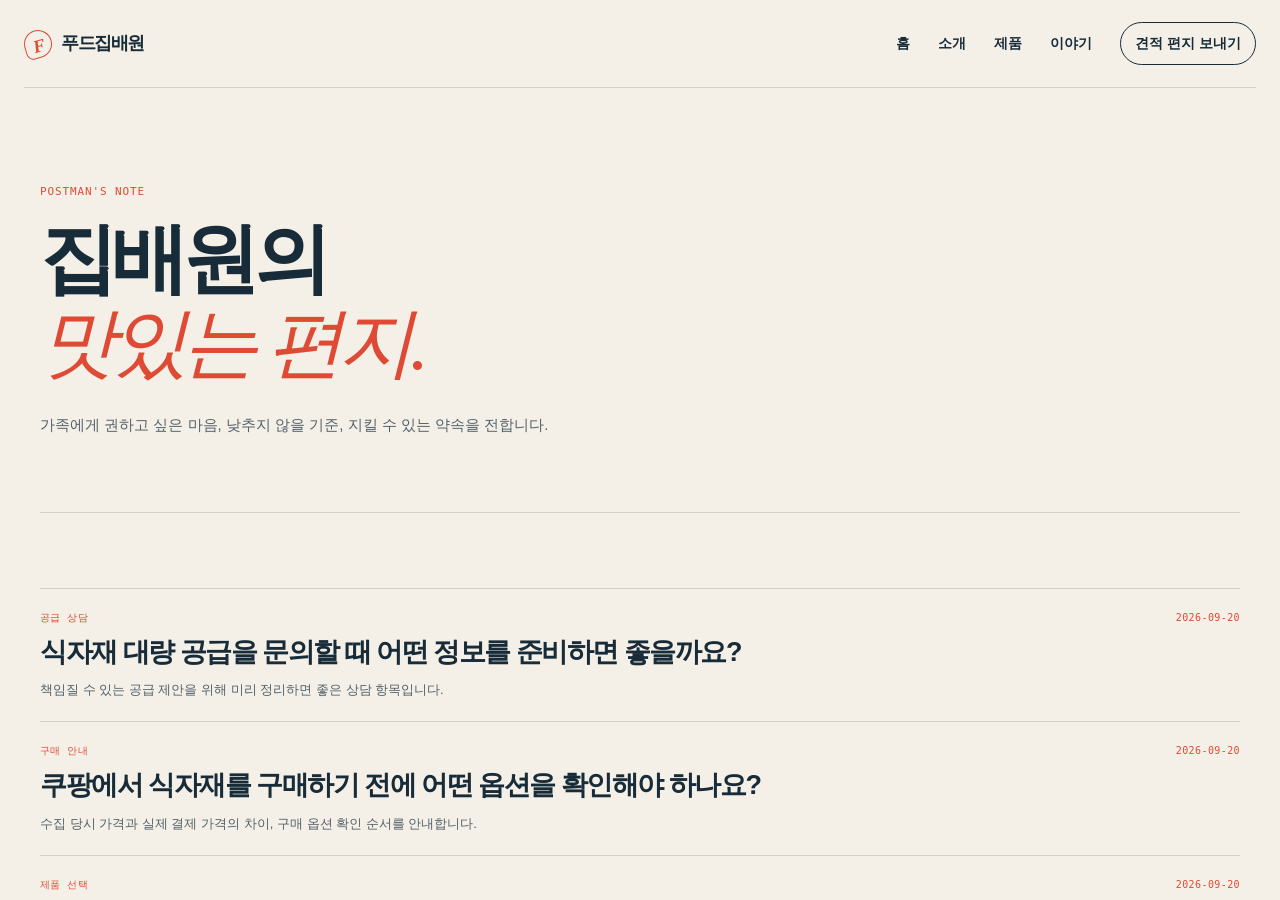
<file: story.html>
<!doctype html>
<html lang="ko"><head><meta charset="utf-8"><meta name="viewport" content="width=device-width,initial-scale=1"><title>집배원의 맛있는 편지</title><meta http-equiv="refresh" content="0;url=story/"></head><body><a href="story/">집배원의 맛있는 편지로 이동</a></body></html>
</file>
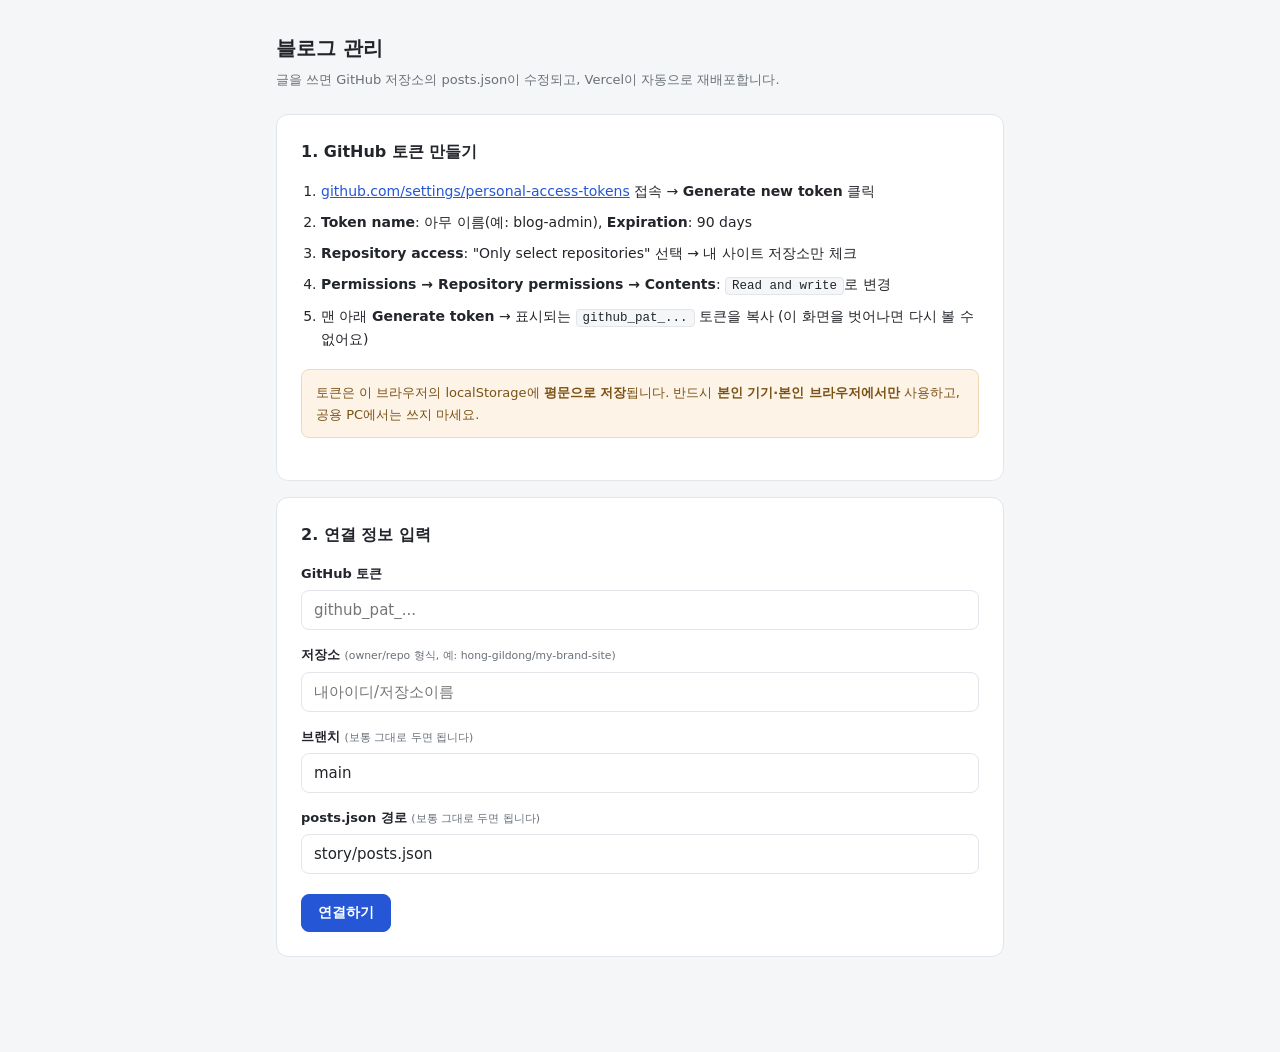
<file: story/admin.html>
<!DOCTYPE html>
<html lang="ko">
<head>
<meta charset="UTF-8">
<meta name="viewport" content="width=device-width, initial-scale=1">
<meta name="robots" content="noindex, nofollow">
<title>블로그 관리</title>
<style>
:root{
  --a-bg:#f5f6f8; --a-panel:#ffffff; --a-ink:#22252a; --a-sub:#69707a;
  --a-line:#e2e5ea; --a-brand:#2456d6; --a-danger:#c0392b; --a-ok:#1e7e46;
}
*{margin:0;padding:0;box-sizing:border-box}
body{background:var(--a-bg);color:var(--a-ink);line-height:1.65;
  font-family:system-ui,-apple-system,'Apple SD Gothic Neo','Malgun Gothic',sans-serif;
  font-size:15px;min-height:100vh}
.wrap{max-width:760px;margin:0 auto;padding:32px 16px 80px}
h1{font-size:20px;font-weight:700;margin-bottom:4px}
.sub{color:var(--a-sub);font-size:13px;margin-bottom:24px}
.panel{background:var(--a-panel);border:1px solid var(--a-line);border-radius:12px;
  padding:24px;margin-bottom:16px}
.panel h2{font-size:16px;margin-bottom:14px}
ol.guide{margin:0 0 18px 20px;font-size:14px;color:var(--a-ink)}
ol.guide li{margin-bottom:8px}
ol.guide code{background:var(--a-bg);border:1px solid var(--a-line);border-radius:4px;
  padding:1px 6px;font-size:12.5px;word-break:break-all}
.warn{background:#fdf3e7;border:1px solid #f0d9b8;color:#7a5215;border-radius:8px;
  padding:12px 14px;font-size:13px;margin-bottom:18px}
label{display:block;font-size:13px;font-weight:600;margin:14px 0 6px}
label small{font-weight:400;color:var(--a-sub)}
input[type=text],input[type=password],input[type=date],textarea{
  width:100%;border:1px solid var(--a-line);border-radius:8px;padding:10px 12px;
  font-size:15px;font-family:inherit;background:#fff;color:var(--a-ink)}
input:focus,textarea:focus{outline:2px solid color-mix(in srgb,var(--a-brand) 35%,transparent);
  border-color:var(--a-brand)}
textarea{min-height:260px;resize:vertical;line-height:1.7}
.btn{display:inline-block;border:1px solid var(--a-line);background:#fff;color:var(--a-ink);
  border-radius:8px;padding:9px 16px;font-size:14px;font-weight:600;cursor:pointer;
  font-family:inherit}
.btn:hover{background:var(--a-bg)}
.btn.primary{background:var(--a-brand);border-color:var(--a-brand);color:#fff}
.btn.primary:hover{filter:brightness(1.08)}
.btn.danger{color:var(--a-danger)}
.btn.small{padding:5px 10px;font-size:12.5px;font-weight:500}
.btn:disabled{opacity:.5;cursor:default}
.row-actions{display:flex;gap:8px;margin-top:20px;flex-wrap:wrap}
.status{margin:14px 0 0;padding:11px 14px;border-radius:8px;font-size:13.5px;display:none}
.status.show{display:block}
.status.info{background:#eef3fd;color:#1d3f8f;border:1px solid #ccdaf6}
.status.ok{background:#e9f6ee;color:var(--a-ok);border:1px solid #c4e5d1}
.status.err{background:#fdeeec;color:var(--a-danger);border:1px solid #f2cdc7;white-space:pre-line}
.topbar{display:flex;justify-content:space-between;align-items:flex-start;gap:12px;
  flex-wrap:wrap;margin-bottom:20px}
.repo-chip{font-size:12.5px;color:var(--a-sub);background:var(--a-panel);
  border:1px solid var(--a-line);border-radius:999px;padding:4px 12px}
.tbl-wrap{overflow-x:auto}
table{width:100%;border-collapse:collapse;font-size:14px}
th,td{text-align:left;padding:11px 10px;border-bottom:1px solid var(--a-line);
  vertical-align:middle}
th{font-size:12px;color:var(--a-sub);font-weight:600;letter-spacing:.03em}
td.title-cell{font-weight:600;max-width:280px}
td .date{color:var(--a-sub);font-size:13px;white-space:nowrap}
td.ops{white-space:nowrap;text-align:right}
.empty-row td{color:var(--a-sub);text-align:center;padding:32px 10px}
.help{background:var(--a-bg);border:1px solid var(--a-line);border-radius:8px;
  padding:10px 14px;font-size:12.5px;color:var(--a-sub);margin-top:8px;line-height:1.8}
.help code{background:#fff;border:1px solid var(--a-line);border-radius:4px;padding:0 5px}
.hidden{display:none}
a.plain{color:var(--a-brand)}
@media (max-width:520px){
  .panel{padding:18px 14px}
  td.title-cell{max-width:150px}
}
</style>
</head>
<body>
<div class="wrap">
  <h1>블로그 관리</h1>
  <p class="sub">글을 쓰면 GitHub 저장소의 posts.json이 수정되고, Vercel이 자동으로 재배포합니다.</p>

  <!-- ===== 연결 화면 ===== -->
  <section id="view-connect" class="hidden">
    <div class="panel">
      <h2>1. GitHub 토큰 만들기</h2>
      <ol class="guide">
        <li><a class="plain" href="https://github.com/settings/personal-access-tokens" target="_blank" rel="noopener">github.com/settings/personal-access-tokens</a> 접속 → <strong>Generate new token</strong> 클릭</li>
        <li><strong>Token name</strong>: 아무 이름(예: blog-admin), <strong>Expiration</strong>: 90 days</li>
        <li><strong>Repository access</strong>: "Only select repositories" 선택 → 내 사이트 저장소만 체크</li>
        <li><strong>Permissions → Repository permissions → Contents</strong>: <code>Read and write</code>로 변경</li>
        <li>맨 아래 <strong>Generate token</strong> → 표시되는 <code>github_pat_...</code> 토큰을 복사 (이 화면을 벗어나면 다시 볼 수 없어요)</li>
      </ol>
      <div class="warn">토큰은 이 브라우저의 localStorage에 <strong>평문으로 저장</strong>됩니다. 반드시 <strong>본인 기기·본인 브라우저에서만</strong> 사용하고, 공용 PC에서는 쓰지 마세요.</div>
    </div>
    <div class="panel">
      <h2>2. 연결 정보 입력</h2>
      <form id="connect-form">
        <label>GitHub 토큰</label>
        <input type="password" id="c-token" placeholder="github_pat_..." autocomplete="off" required>
        <label>저장소 <small>(owner/repo 형식, 예: hong-gildong/my-brand-site)</small></label>
        <input type="text" id="c-repo" placeholder="내아이디/저장소이름" autocomplete="off" required>
        <label>브랜치 <small>(보통 그대로 두면 됩니다)</small></label>
        <input type="text" id="c-branch" value="main" autocomplete="off">
        <label>posts.json 경로 <small>(보통 그대로 두면 됩니다)</small></label>
        <input type="text" id="c-path" value="story/posts.json" autocomplete="off">
        <div class="row-actions">
          <button type="submit" class="btn primary">연결하기</button>
        </div>
      </form>
      <div id="connect-status" class="status"></div>
    </div>
  </section>

  <!-- ===== 목록 화면 ===== -->
  <section id="view-list" class="hidden">
    <div class="topbar">
      <span class="repo-chip" id="repo-chip"></span>
      <div style="display:flex;gap:8px;flex-wrap:wrap">
        <a class="btn small" href="../index.html" id="open-blog">내 블로그 열기</a>
        <button class="btn small" id="btn-reload">새로고침</button>
        <button class="btn small danger" id="btn-disconnect">연결 해제</button>
      </div>
    </div>
    <div class="panel">
      <div style="display:flex;justify-content:space-between;align-items:center;margin-bottom:14px">
        <h2 style="margin:0">글 목록</h2>
        <button class="btn primary" id="btn-new">새 글 쓰기</button>
      </div>
      <div class="tbl-wrap">
        <table>
          <thead><tr><th>제목</th><th>날짜</th><th style="text-align:right">관리</th></tr></thead>
          <tbody id="post-rows"></tbody>
        </table>
      </div>
      <div id="list-status" class="status"></div>
    </div>
  </section>

  <!-- ===== 편집 화면 ===== -->
  <section id="view-edit" class="hidden">
    <div class="panel">
      <h2 id="edit-heading">새 글 쓰기</h2>
      <form id="edit-form">
        <label>제목</label>
        <input type="text" id="f-title" required>
        <label>날짜</label>
        <input type="date" id="f-date" required>
        <label>요약 <small>(목록 카드에 보이는 한두 문장)</small></label>
        <input type="text" id="f-summary">
        <label>태그 <small>(콤마로 구분, 예: 브랜드, 신제품)</small></label>
        <input type="text" id="f-tags">
        <label>본문</label>
        <textarea id="f-body" required></textarea>
        <label>작성자 <small>(검색·AI 신뢰 신호. 예: 홍길동 · ○○ 대표)</small></label>
        <input type="text" id="f-author">
        <label>FAQ <small>(선택. 한 줄에 하나, <code>질문 | 답</code> 형식 — 글 끝에 접이식으로 붙고 FAQ 구조화 데이터가 됩니다)</small></label>
        <textarea id="f-faq" rows="3" placeholder="무기자차는 왜 하얗게 뜨나요? | 산화아연·이산화티탄 입자가 빛을 반사해서입니다. 얇게 여러 번 펴 바르면 줄어듭니다."></textarea>
        <label>참고·출처 <small>(선택. 한 줄에 하나, <code>제목 | URL</code> 형식)</small></label>
        <textarea id="f-sources" rows="2" placeholder="식약처 기능성화장품 안내 | https://..."></textarea>
        <div class="help">
          본문 작성 규칙 (이것만 지원해요)<br>
          &bull; 문단 나누기: 빈 줄 한 줄<br>
          &bull; 소제목: 줄 맨 앞에 <code>## </code><br>
          &bull; 목록: 줄 맨 앞에 <code>- </code>
        </div>
        <div class="row-actions">
          <button type="submit" class="btn primary" id="btn-save">저장</button>
          <button type="button" class="btn" id="btn-cancel">취소</button>
        </div>
      </form>
      <div id="edit-status" class="status"></div>
    </div>
  </section>
</div>

<script>
(function(){
  'use strict';
  var LS_KEY = 'blogAdminConfig';
  var API = 'https://api.github.com';
  var config = null;      // {token, repo, branch, path}
  var posts = [];         // 현재 posts 배열
  var currentSha = null;  // posts.json의 현재 sha
  var editingId = null;   // 수정 중인 글 id (새 글이면 null)

  // ---------- 유틸 ----------
  function $(id){ return document.getElementById(id); }
  function show(id){ ['view-connect','view-list','view-edit'].forEach(function(v){
    $(v).classList.toggle('hidden', v !== id); }); window.scrollTo(0,0); }
  function setStatus(id, type, msg){
    var n = $(id);
    n.className = 'status show ' + type;
    n.textContent = msg;
  }
  function clearStatus(id){ $(id).className = 'status'; $(id).textContent=''; }

  // 유니코드 안전 base64
  function b64encode(str){
    var bytes = new TextEncoder().encode(str), bin = '';
    for (var i = 0; i < bytes.length; i++) bin += String.fromCharCode(bytes[i]);
    return btoa(bin);
  }
  function b64decode(b64){
    var bin = atob(b64.replace(/\s/g,'')), bytes = new Uint8Array(bin.length);
    for (var i = 0; i < bin.length; i++) bytes[i] = bin.charCodeAt(i);
    return new TextDecoder().decode(bytes);
  }

  function slugify(title){
    var s = String(title).toLowerCase()
      .replace(/[^a-z0-9가-힣]+/g, '-')
      .replace(/^-+|-+$/g, '')
      .slice(0, 40);
    return (s || 'post') + '-' + Date.now().toString(36);
  }

  function today(){
    var d = new Date();
    return d.getFullYear() + '-' + String(d.getMonth()+1).padStart(2,'0') + '-' +
      String(d.getDate()).padStart(2,'0');
  }

  // ---------- GitHub API ----------
  function gh(method, urlPath, body){
    return fetch(API + urlPath, {
      method: method,
      headers: {
        'Authorization': 'Bearer ' + config.token,
        'Accept': 'application/vnd.github+json',
        'X-GitHub-Api-Version': '2022-11-28'
      },
      body: body ? JSON.stringify(body) : undefined
    });
  }

  function contentsPath(){
    return '/repos/' + config.repo + '/contents/' +
      config.path.split('/').map(encodeURIComponent).join('/');
  }

  function friendlyError(status, detail){
    if (status === 401) return '토큰이 올바르지 않거나 만료되었습니다. 연결 해제 후 새 토큰으로 다시 연결해 주세요.';
    if (status === 403) return '권한이 없습니다. 토큰의 Repository access에 이 저장소가 포함되어 있고, Contents 권한이 Read and write인지 확인해 주세요.';
    if (status === 404) return '파일을 찾을 수 없습니다. 저장소 이름(owner/repo), 브랜치, posts.json 경로를 확인해 주세요.';
    return 'GitHub 오류 (' + status + ')' + (detail ? '\n' + detail : '');
  }

  function loadPosts(){
    return gh('GET', contentsPath() + '?ref=' + encodeURIComponent(config.branch))
      .then(function(r){
        if (!r.ok) return r.json().catch(function(){return {};}).then(function(j){
          throw new Error(friendlyError(r.status, j.message));
        });
        return r.json();
      })
      .then(function(j){
        currentSha = j.sha;
        var parsed;
        try { parsed = JSON.parse(b64decode(j.content)); }
        catch(e){ throw new Error('posts.json 파싱에 실패했습니다. 파일이 올바른 JSON인지 확인해 주세요.'); }
        posts = Array.isArray(parsed) ? parsed : [];
        return posts;
      });
  }

  // newPosts 저장. 409/sha 불일치 시 1회 재로드 후 재시도.
  function savePosts(newPosts, message, isRetry){
    var body = {
      message: message,
      content: b64encode(JSON.stringify(newPosts, null, 2) + '\n'),
      sha: currentSha,
      branch: config.branch
    };
    return gh('PUT', contentsPath(), body).then(function(r){
      if (r.ok) return r.json().then(function(j){
        currentSha = j.content && j.content.sha;
        posts = newPosts;
      });
      return r.json().catch(function(){return {};}).then(function(j){
        var conflict = r.status === 409 ||
          (r.status === 422 && /sha/i.test(j.message || ''));
        if (conflict && !isRetry){
          // 원격이 먼저 바뀜: 재로드 후 1회 재시도 (내 변경을 최신 상태 위에 다시 적용해야 하므로
          // 여기서는 sha만 새로 받아 같은 내용으로 재시도)
          return loadPosts().then(function(){
            return savePosts(newPosts, message, true);
          });
        }
        throw new Error(friendlyError(r.status, j.message));
      });
    });
  }

  // ---------- 화면: 연결 ----------
  $('connect-form').addEventListener('submit', function(e){
    e.preventDefault();
    var repo = $('c-repo').value.trim().replace(/^https?:\/\/github\.com\//,'').replace(/\/+$/,'');
    var cfg = {
      token: $('c-token').value.trim(),
      repo: repo,
      branch: $('c-branch').value.trim() || 'main',
      path: $('c-path').value.trim().replace(/^\/+/,'') || 'story/posts.json'
    };
    if (!/^[^\/\s]+\/[^\/\s]+$/.test(cfg.repo)){
      setStatus('connect-status','err','저장소는 owner/repo 형식으로 입력해 주세요. (예: hong-gildong/my-site)');
      return;
    }
    config = cfg;
    setStatus('connect-status','info','연결 확인 중...');
    loadPosts().then(function(){
      localStorage.setItem(LS_KEY, JSON.stringify(cfg));
      clearStatus('connect-status');
      renderList();
      show('view-list');
    }).catch(function(err){
      config = null;
      setStatus('connect-status','err', err.message);
    });
  });

  // ---------- 화면: 목록 ----------
  function renderList(){
    $('repo-chip').textContent = config.repo + ' · ' + config.branch + ' · ' + config.path;
    var tbody = $('post-rows');
    tbody.textContent = '';
    var sorted = posts.slice().sort(function(a,b){
      return String(b.date||'').localeCompare(String(a.date||''));
    });
    if (sorted.length === 0){
      var tr = document.createElement('tr');
      tr.className = 'empty-row';
      var td = document.createElement('td');
      td.colSpan = 3;
      td.textContent = '아직 글이 없습니다. 첫 글을 써보세요.';
      tr.appendChild(td);
      tbody.appendChild(tr);
      return;
    }
    sorted.forEach(function(p){
      var tr = document.createElement('tr');
      var tdT = document.createElement('td');
      tdT.className = 'title-cell';
      tdT.textContent = String(p.title || '(제목 없음)');
      var tdD = document.createElement('td');
      var span = document.createElement('span');
      span.className = 'date';
      span.textContent = String(p.date || '');
      tdD.appendChild(span);
      var tdO = document.createElement('td');
      tdO.className = 'ops';
      var bE = document.createElement('button');
      bE.className = 'btn small'; bE.type = 'button'; bE.textContent = '수정';
      bE.addEventListener('click', function(){ openEdit(p.id); });
      var bD = document.createElement('button');
      bD.className = 'btn small danger'; bD.type = 'button'; bD.textContent = '삭제';
      bD.style.marginLeft = '6px';
      bD.addEventListener('click', function(){ removePost(p); });
      tdO.appendChild(bE); tdO.appendChild(bD);
      tr.appendChild(tdT); tr.appendChild(tdD); tr.appendChild(tdO);
      tbody.appendChild(tr);
    });
  }

  $('btn-reload').addEventListener('click', function(){
    setStatus('list-status','info','불러오는 중...');
    loadPosts().then(function(){ clearStatus('list-status'); renderList(); })
      .catch(function(err){ setStatus('list-status','err', err.message); });
  });

  $('btn-disconnect').addEventListener('click', function(){
    if (!confirm('연결을 해제할까요? 저장된 토큰과 설정이 이 브라우저에서 삭제됩니다.')) return;
    localStorage.removeItem(LS_KEY);
    config = null; posts = []; currentSha = null;
    $('c-token').value = '';
    show('view-connect');
  });

  function removePost(p){
    if (!confirm('"' + String(p.title||'') + '" 글을 삭제할까요? 되돌릴 수 없습니다.')) return;
    var newPosts = posts.filter(function(x){ return x.id !== p.id; });
    setStatus('list-status','info','삭제하는 중...');
    savePosts(newPosts, 'post: 삭제 - ' + String(p.title||p.id))
      .then(function(){
        renderList();
        setStatus('list-status','ok','삭제 완료 — Vercel이 1~2분 안에 자동 재배포합니다.');
      })
      .catch(function(err){ setStatus('list-status','err', err.message); });
  }

  // ---------- 화면: 편집 ----------
  function openEdit(id){
    editingId = id || null;
    clearStatus('edit-status');
    var p = null;
    if (id) posts.forEach(function(x){ if (x.id === id) p = x; });
    $('edit-heading').textContent = p ? '글 수정' : '새 글 쓰기';
    $('f-title').value = p ? String(p.title||'') : '';
    $('f-date').value = p ? String(p.date||today()) : today();
    $('f-summary').value = p ? String(p.summary||'') : '';
    $('f-tags').value = p && Array.isArray(p.tags) ? p.tags.join(', ') : '';
    $('f-body').value = p ? String(p.body||'') : '';
    $('f-author').value = p ? String(p.author||'') : (localStorage.getItem('blog-author') || '');
    $('f-faq').value = p && Array.isArray(p.faq) ? p.faq.map(function(f){ return (f.q||'') + ' | ' + (f.a||''); }).join('\n') : '';
    $('f-sources').value = p && Array.isArray(p.sources) ? p.sources.map(function(s){ return (s.title||'') + (s.url ? ' | ' + s.url : ''); }).join('\n') : '';
    show('view-edit');
  }

  $('btn-new').addEventListener('click', function(){ openEdit(null); });
  $('btn-cancel').addEventListener('click', function(){ show('view-list'); });

  $('edit-form').addEventListener('submit', function(e){
    e.preventDefault();
    var title = $('f-title').value.trim();
    var prev = null;
    if (editingId) posts.forEach(function(x){ if (x.id === editingId) prev = x; });
    function pairs(text, k1, k2){
      return text.split('\n').map(function(l){ return l.trim(); }).filter(Boolean).map(function(l){
        var i = l.indexOf('|'); var o = {};
        o[k1] = (i < 0 ? l : l.slice(0, i)).trim();
        if (i >= 0 && l.slice(i+1).trim()) o[k2] = l.slice(i+1).trim();
        return o;
      });
    }
    var author = $('f-author').value.trim();
    if (author) localStorage.setItem('blog-author', author);
    var faq = pairs($('f-faq').value, 'q', 'a').filter(function(f){ return f.q && f.a; });
    var sources = pairs($('f-sources').value, 'title', 'url');
    // 이 폼에 없는 필드(url·description·updated 등)는 그대로 보존합니다.
    var post = Object.assign({}, prev || {}, {
      id: editingId || slugify(title),
      title: title,
      date: $('f-date').value || today(),
      summary: $('f-summary').value.trim(),
      tags: $('f-tags').value.split(',').map(function(s){return s.trim();}).filter(Boolean),
      body: $('f-body').value.replace(/\r\n/g,'\n').trim()
    });
    if (author) post.author = author; else delete post.author;
    if (faq.length) post.faq = faq; else delete post.faq;
    if (sources.length) post.sources = sources; else delete post.sources;
    if (prev && prev.body !== post.body) post.updated = today();
    var newPosts;
    if (editingId){
      newPosts = posts.map(function(x){ return x.id === editingId ? post : x; });
    } else {
      newPosts = posts.concat([post]);
    }
    var btn = $('btn-save');
    btn.disabled = true;
    setStatus('edit-status','info','저장하는 중...');
    savePosts(newPosts, 'post: ' + title)
      .then(function(){
        btn.disabled = false;
        renderList();
        show('view-list');
        setStatus('list-status','ok','저장 완료 — Vercel이 1~2분 안에 자동 재배포합니다. 위의 "내 블로그 열기"로 확인해 보세요.');
      })
      .catch(function(err){
        btn.disabled = false;
        setStatus('edit-status','err', err.message);
      });
  });

  // ---------- 시작 ----------
  (function init(){
    var saved = null;
    try { saved = JSON.parse(localStorage.getItem(LS_KEY) || 'null'); } catch(e){}
    if (saved && saved.token && saved.repo){
      config = saved;
      show('view-list');
      $('repo-chip').textContent = config.repo;
      setStatus('list-status','info','글 목록을 불러오는 중...');
      loadPosts().then(function(){ clearStatus('list-status'); renderList(); })
        .catch(function(err){ setStatus('list-status','err', err.message); renderList(); });
    } else {
      show('view-connect');
    }
  })();
})();
</script>
</body>
</html>
</file>
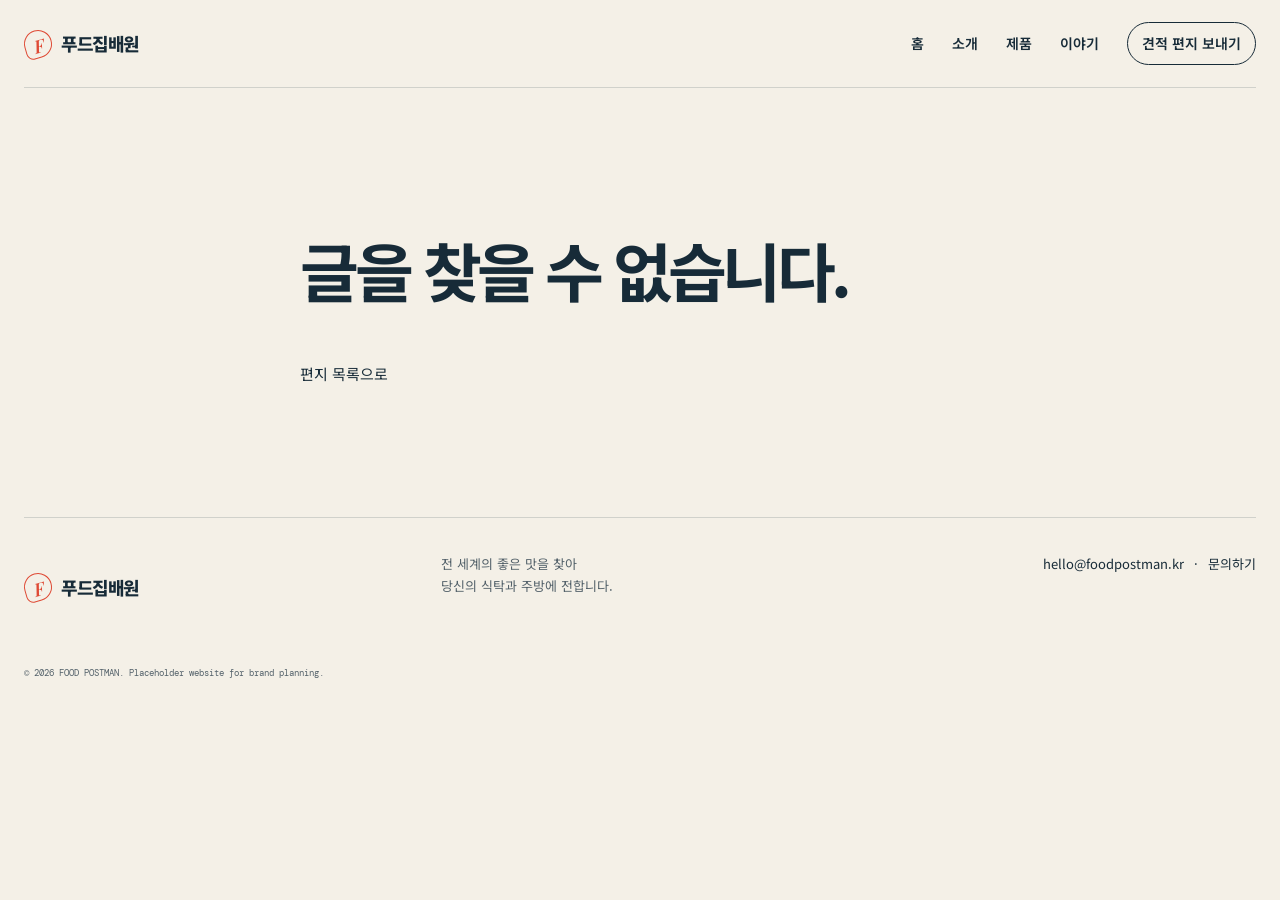
<file: story/post.html>
<!doctype html>
<html lang="ko">
  <head><meta charset="utf-8"><meta name="viewport" content="width=device-width, initial-scale=1"><meta name="description" content="푸드집배원 이야기"><title>이야기 | 푸드집배원</title><link rel="stylesheet" href="../styles.css"></head>
  <body>
    <a class="skip-link" href="#main">본문으로 바로가기</a>
    <header class="site-header"><a class="brand" href="../index.html"><span class="brand-mark">F</span><span>푸드집배원</span></a><button class="menu-button" aria-expanded="false" aria-controls="nav">메뉴 <span></span></button><nav id="nav" class="site-nav" aria-label="주요 메뉴"><a href="../index.html">홈</a><a href="../about.html">소개</a><a href="../products.html">제품</a><a class="active" href="index.html">이야기</a><a class="nav-cta" href="../contact.html">견적 편지 보내기</a></nav></header><main id="main"><article id="post-article" class="post-article" aria-live="polite"></article></main>
    <footer class="site-footer"><a class="brand" href="../index.html"><span class="brand-mark">F</span><span>푸드집배원</span></a><p>전 세계의 좋은 맛을 찾아<br>당신의 식탁과 주방에 전합니다.</p><div><a href="mailto:hello@foodpostman.kr">hello@foodpostman.kr</a><span>·</span><a href="../contact.html">문의하기</a></div><small>© 2026 FOOD POSTMAN. Placeholder website for brand planning.</small></footer><script src="../script.js"></script>
  </body>
</html>
</file>
<file: styles.css>
@import url('https://fonts.googleapis.com/css2?family=DM+Mono:wght@400;500&family=Noto+Sans+KR:wght@400;500;600;700;800&family=Playfair+Display:ital,wght@0,500;0,600;1,500;1,600&display=swap');

:root {
  --paper: #f4f0e7;
  --paper-deep: #eae3d6;
  --ink: #172b38;
  --ink-soft: #53616a;
  --red: #df4a35;
  --orange: #f28d52;
  --line: rgba(23, 43, 56, .16);
  --cream: #fffaf0;
  --serif: 'Playfair Display', 'Noto Serif KR', serif;
  --sans: 'Noto Sans KR', sans-serif;
  --mono: 'DM Mono', monospace;
}

.post-bird { width: 32px; height: 32px; flex-shrink: 0; vertical-align: middle; }
.product-placeholder { min-height: 255px; display: flex; flex-direction: column; align-items: center; justify-content: center; gap: 12px; background: #eae3d6; border: 10px solid #fffaf0; outline: 1px dashed #df4a35; outline-offset: -18px; color: #53616a; }
.product-placeholder .post-bird { width: 85px; height: 85px; }
.product-placeholder small { font: 9px monospace; letter-spacing: .12em; }
img.product-image { display: block; width: 100%; object-fit: contain; padding: 20px; background: #fff; }
.price-note { display: block; color: var(--ink-soft); font-size: 11px; margin: 6px 0; }
.product-package { margin-top: 10px !important; font-weight: 600; }
.pending-badge { display: inline-block; color: #a12c1b; font-size: 11px; margin-top: 15px; }
.product-price { display: block; margin-top: 20px; }
.product-features { padding-left: 20px; font-size: 13px; }
.product-usage { padding-top: 12px; }
.product-actions { display: flex; flex-wrap: wrap; gap: 10px; align-items: center; }
.product-actions .card-action { align-items: center; }
.audience-paths { display: grid; grid-template-columns: repeat(auto-fit,minmax(min(100%,280px),1fr)); gap: 28px; padding-top: 48px; }
.audience-paths > div { border: 1px solid var(--line); padding: 24px; }
.audience-paths h2 { font-size: 26px; }
.audience-paths p { color: var(--ink-soft); }
@media(prefers-reduced-motion:reduce) { html { scroll-behavior: auto; } .intro-band p { animation: none; } }
.post-faq { margin: 40px 0; }
.post-faq h2 { font-size: 26px; margin-bottom: 20px; }
.post-faq details { padding: 16px 0; border-bottom: 1px solid var(--line); }
.post-faq summary { cursor: pointer; font-weight: 600; }
.article-body a { color: var(--red); text-decoration: underline; text-underline-offset: 4px; }
* { box-sizing: border-box; }
html { scroll-behavior: smooth; }
body { margin: 0; color: var(--ink); background: var(--paper); font-family: var(--sans); font-size: 15px; line-height: 1.7; }
a { color: inherit; text-decoration: none; }
button { font: inherit; }
.skip-link { position: fixed; top: -100px; left: 16px; z-index: 100; background: var(--red); color: white; padding: 10px 14px; }
.skip-link:focus { top: 16px; }
.section-wrap { width: min(1200px, calc(100% - 80px)); margin: 0 auto; }
.site-header { height: 88px; width: min(1360px, calc(100% - 48px)); margin: 0 auto; display: flex; align-items: center; justify-content: space-between; border-bottom: 1px solid var(--line); position: relative; z-index: 10; }
.brand { display: inline-flex; gap: 9px; align-items: center; font-weight: 800; letter-spacing: -.08em; font-size: 18px; }
.brand-mark { display: grid; place-items: center; width: 28px; height: 28px; border: 1.5px solid currentColor; border-radius: 50% 50% 50% 7px; transform: rotate(-16deg); color: var(--red); font-family: var(--serif); font-weight: 600; font-style: italic; }
.site-nav { display: flex; gap: 28px; align-items: center; font-size: 14px; font-weight: 600; }
.site-nav a { padding: 5px 0; position: relative; }
.site-nav a:not(.nav-cta)::after { content: ''; position: absolute; height: 1px; width: 0; left: 0; bottom: 0; background: var(--red); transition: width .25s; }
.site-nav a:hover::after, .site-nav .active::after { width: 100%; }
.nav-cta { padding: 9px 14px !important; border: 1px solid var(--ink); border-radius: 999px; }
.nav-cta:hover { background: var(--ink); color: var(--cream); }
.menu-button { display: none; background: transparent; border: 0; color: var(--ink); font-weight: 700; }

.hero { min-height: 690px; display: grid; grid-template-columns: .94fr 1.06fr; align-items: center; gap: 48px; padding: 78px 0 92px; }
.eyebrow { margin: 0 0 18px; font-family: var(--mono); letter-spacing: .08em; font-size: 11px; font-weight: 500; color: var(--red); }
.postage-dot { width: 7px; height: 7px; display: inline-block; margin-right: 7px; background: var(--red); border-radius: 50%; }
.hero h1, h2 { margin: 0; line-height: 1.12; letter-spacing: -.075em; }
.hero h1 { font-size: clamp(52px, 6.35vw, 92px); font-weight: 800; }
em { font-family: var(--serif); font-weight: 500; }
.hero h1 em { color: var(--red); }
.hero-lead { font-size: 17px; color: var(--ink-soft); margin: 30px 0; letter-spacing: -.03em; }
.hero-actions { display: flex; align-items: center; gap: 25px; }
.button { display: inline-flex; align-items: center; justify-content: center; gap: 24px; padding: 13px 18px; border: 1px solid currentColor; border-radius: 2px; font-weight: 700; font-size: 14px; transition: transform .2s, background .2s; }
.button:hover { transform: translate(-2px, -2px); }
.button span, .text-link span { font-size: 18px; line-height: 1; }
.button-primary { background: var(--red); border-color: var(--red); color: #fff; box-shadow: 3px 3px 0 var(--ink); }
.text-link { display: inline-flex; align-items: center; gap: 8px; border-bottom: 1px solid var(--ink); padding-bottom: 3px; font-size: 14px; font-weight: 700; }
.text-link:hover { color: var(--red); border-color: var(--red); }
.hero-visual { min-height: 470px; position: relative; }
.hero-image { width: min(90%, 560px); height: 470px; margin: 0 0 0 auto; border-radius: 180px 180px 10px 10px; box-shadow: inset 0 0 0 1px rgba(255,255,255,.25); }
.image-hero { background: linear-gradient(180deg, rgba(10,22,30,.1), rgba(10,22,30,.35)), url('https://images.unsplash.com/photo-1547592180-85f173990554?auto=format&fit=crop&w=1400&q=90') center/cover; }
.airmail-card { position: absolute; top: 55px; left: 0; display: grid; gap: 25px; width: 205px; padding: 16px; background: #fffaf0; color: var(--ink); box-shadow: 8px 8px 0 rgba(23,43,56,.18); transform: rotate(-5deg); font-family: var(--mono); font-size: 10px; letter-spacing: .05em; line-height: 1.45; }
.airmail-card::before { content: ''; position: absolute; inset: 5px; pointer-events: none; border: 1px dashed rgba(223,74,53,.65); }
.airmail-card strong { font-family: var(--sans); font-size: 15px; letter-spacing: -.05em; line-height: 1.3; }
.airmail-card i { color: var(--red); font-family: var(--serif); font-weight: 500; }
.card-stamp { justify-self: end; width: 38px; height: 38px; padding-top: 7px; border: 1px solid var(--red); color: var(--red); text-align: center; font-size: 8px; line-height: 1.2; }
.arrival-note { position: absolute; right: -20px; bottom: -18px; padding: 16px 18px; background: var(--orange); color: #2b2c2b; font-size: 12px; line-height: 1.55; transform: rotate(3deg); }

.intro-band { overflow: hidden; border-top: 1px solid var(--line); border-bottom: 1px solid var(--line); color: var(--red); font-family: var(--mono); font-size: 12px; letter-spacing: .08em; white-space: nowrap; }
.intro-band p { width: max-content; padding: 10px 0; margin: 0; animation: crawl 24s linear infinite; }
.intro-band span { padding: 0 20px; }
@keyframes crawl { to { transform: translateX(-50%); } }
.collection-section, .journal-section { padding: 140px 0; }
.section-heading { margin-bottom: 55px; }
.split-heading { display: grid; grid-template-columns: 1fr .55fr; align-items: end; gap: 80px; }
h2 { font-size: clamp(36px, 4vw, 62px); font-weight: 800; }
h2 em { color: var(--red); }
.split-heading > p { margin: 0 0 4px; color: var(--ink-soft); font-size: 15px; }
.product-grid { display: grid; grid-template-columns: repeat(3, 1fr); gap: 18px; margin-bottom: 36px; }
.product-card { display: flex; flex-direction: column; min-height: 440px; overflow: hidden; background: var(--cream); border: 1px solid var(--line); }
.product-card:nth-child(2) { transform: translateY(35px); }
.product-card:nth-child(3) { transform: translateY(8px); }
.product-image { height: 275px; background: #ddd center/cover; transition: transform .45s; }
.product-card:hover .product-image { transform: scale(1.04); }
.product-image-wrap { overflow: hidden; }
.product-info { padding: 18px 18px 21px; }
.product-origin { display: flex; justify-content: space-between; font-family: var(--mono); color: var(--red); font-size: 10px; letter-spacing: .06em; }
.product-info h3 { margin: 8px 0 4px; font-size: 19px; letter-spacing: -.055em; }
.product-info p { margin: 0; color: var(--ink-soft); font-size: 13px; line-height: 1.65; }
.card-action { display: inline-flex; gap: 6px; margin-top: 14px; color: var(--red); font-size: 12px; font-weight: 700; }
.card-action:hover { text-decoration: underline; }
.button-outline { color: var(--ink); border-color: var(--ink); }
.button-outline:hover { color: var(--cream); background: var(--ink); }

.route-section { padding: 128px 0; background: var(--ink); color: var(--cream); }
.eyebrow-light { color: #ffc6a0; }
.route-title { display: grid; grid-template-columns: 1fr .66fr; align-items: end; gap: 60px; margin-bottom: 65px; }
.route-title h2 em { color: #ffc6a0; }
.route-title > p { margin: 0; color: rgba(255,250,240,.65); }
.route-list { list-style: none; padding: 0; margin: 0; border-top: 1px solid rgba(255,250,240,.22); }
.route-list li { display: grid; grid-template-columns: 80px 1fr 40px; gap: 26px; align-items: center; padding: 23px 8px; border-bottom: 1px solid rgba(255,250,240,.22); transition: padding .25s, background .25s; }
.route-list li:hover { padding-left: 20px; background: rgba(255,255,255,.05); }
.route-number { color: #ffc6a0; font-family: var(--mono); font-size: 12px; }
.route-list h3 { margin: 0; font-size: 21px; letter-spacing: -.05em; }
.route-list p { color: rgba(255,250,240,.62); margin: 2px 0 0; font-size: 13px; }
.route-icon { font-family: var(--serif); font-size: 26px; color: #ffc6a0; }

.trust-section { padding: 140px 0; display: grid; grid-template-columns: .88fr 1fr; gap: clamp(40px, 8vw, 130px); align-items: center; }
.trust-photo { min-height: 560px; background-size: cover; background-position: center; border-radius: 240px 240px 0 0; }
.image-coldchain { background-image: linear-gradient(180deg, rgba(23,43,56,.05), rgba(23,43,56,.35)), url('https://images.unsplash.com/photo-1586528116311-ad8dd3c8310d?auto=format&fit=crop&w=1100&q=90'); }
.trust-copy > p:not(.eyebrow) { max-width: 420px; color: var(--ink-soft); margin: 28px 0; }
.check-list { list-style: none; padding: 0; margin: 32px 0; border-top: 1px solid var(--line); }
.check-list li { display: flex; gap: 12px; padding: 14px 0; border-bottom: 1px solid var(--line); font-size: 13px; }
.check-list span { color: var(--red); font-family: var(--mono); font-size: 10px; }

.journal-heading { display: flex; align-items: end; justify-content: space-between; }
.story-grid { display: grid; grid-template-columns: repeat(3, 1fr); gap: 18px; }
.story-card { border-top: 1px solid var(--ink); padding-top: 13px; }
.story-card img { width: 100%; height: 240px; display: block; object-fit: cover; margin-bottom: 18px; filter: saturate(.75); }
.story-card:hover img { filter: saturate(1); }
.story-meta { display: flex; justify-content: space-between; color: var(--red); font-family: var(--mono); font-size: 10px; letter-spacing: .04em; }
.story-card h3 { margin: 8px 0; font-size: 20px; line-height: 1.38; letter-spacing: -.055em; }
.story-card p { margin: 0; color: var(--ink-soft); font-size: 13px; line-height: 1.7; }
.letter-cta { margin-bottom: 80px; padding: 110px clamp(28px, 8vw, 120px); background: var(--red); color: var(--cream); text-align: center; }
.letter-cta h2 em { color: #ffd2a5; }
.letter-cta > p:not(.eyebrow) { margin: 22px auto 30px; max-width: 430px; color: rgba(255,255,255,.85); }
.button-light { background: var(--cream); color: var(--ink); border-color: var(--cream); }
.site-footer { width: min(1360px, calc(100% - 48px)); min-height: 200px; margin: 0 auto; padding: 35px 0; border-top: 1px solid var(--line); display: grid; grid-template-columns: 1.2fr 1.4fr 1fr; gap: 20px; }
.site-footer > p { margin: 0; color: var(--ink-soft); font-size: 13px; }
.site-footer > div { display: flex; gap: 10px; align-self: start; justify-content: end; font-size: 13px; }
.site-footer > div a:hover { color: var(--red); }
.site-footer small { grid-column: 1/-1; align-self: end; color: var(--ink-soft); font-family: var(--mono); font-size: 9px; }

/* Internal pages */
.page-hero { padding: 95px 0 75px; border-bottom: 1px solid var(--line); }
.page-hero .eyebrow { margin-bottom: 14px; }
.page-hero h1 { margin: 0; max-width: 850px; font-size: clamp(48px, 6vw, 84px); line-height: 1.1; letter-spacing: -.075em; }
.page-hero h1 em { color: var(--red); }
.page-hero p:last-child { max-width: 520px; margin: 25px 0 0; color: var(--ink-soft); }
.about-story { display: grid; grid-template-columns: .9fr 1.1fr; gap: 110px; padding: 130px 0; }
.about-photo { min-height: 540px; background: url('https://images.unsplash.com/photo-1556911220-e15b29be8c8f?auto=format&fit=crop&w=1100&q=85') center/cover; }
.about-story h2 { margin-bottom: 25px; }
.about-story .body-copy { color: var(--ink-soft); max-width: 510px; }
.quote { margin: 46px 0; padding: 24px 0 24px 25px; border-left: 2px solid var(--red); font-family: var(--serif); font-size: 25px; line-height: 1.35; }
.timeline { list-style: none; padding: 0; border-top: 1px solid var(--line); }
.timeline li { display: grid; grid-template-columns: 100px 1fr; gap: 15px; padding: 16px 0; border-bottom: 1px solid var(--line); }
.timeline time { color: var(--red); font-family: var(--mono); font-size: 11px; }
.timeline strong { display: block; margin-bottom: 2px; font-size: 15px; }
.timeline p { margin: 0; color: var(--ink-soft); font-size: 13px; }
.about-promise { padding: 105px 0; background: var(--ink); color: var(--cream); text-align: center; }
.about-promise h2 { max-width: 850px; margin: 0 auto; }
.about-promise em { color: #ffc6a0; }
.products-controls { padding: 32px 0; display: flex; justify-content: space-between; gap: 20px; border-bottom: 1px solid var(--line); }
.product-count { font-family: var(--mono); color: var(--ink-soft); font-size: 11px; }
.filter-list { display: flex; flex-wrap: wrap; gap: 7px; }
.filter-list button { padding: 6px 10px; border: 1px solid var(--line); background: transparent; border-radius: 999px; color: var(--ink-soft); font-size: 11px; cursor: pointer; }
.filter-list button.active, .filter-list button:hover { background: var(--ink); border-color: var(--ink); color: var(--cream); }
.all-products { grid-template-columns: repeat(3, 1fr); padding: 58px 0 120px; }
.all-products .product-card:nth-child(n) { transform: none; }
.contact-layout { display: grid; grid-template-columns: .76fr 1.24fr; gap: 100px; padding: 100px 0 130px; }
.contact-note { background: var(--ink); color: var(--cream); padding: 34px; align-self: start; }
.contact-note h2 { font-size: 39px; }
.contact-note h2 em { color: #ffc6a0; }
.contact-note p { color: rgba(255,255,255,.7); }
.contact-note dl { margin: 36px 0 0; border-top: 1px solid rgba(255,255,255,.22); }
.contact-note div { padding: 14px 0; border-bottom: 1px solid rgba(255,255,255,.22); }
.contact-note dt { color: #ffc6a0; font-family: var(--mono); font-size: 10px; }
.contact-note dd { margin: 3px 0 0; font-size: 13px; }
.inquiry-form { display: grid; gap: 22px; }
.inquiry-form label { display: grid; gap: 7px; font-size: 13px; font-weight: 700; }
.inquiry-form input, .inquiry-form select, .inquiry-form textarea { width: 100%; border: 0; border-bottom: 1px solid var(--line); padding: 12px 0; border-radius: 0; color: var(--ink); background: transparent; font: inherit; font-size: 15px; outline: none; }
.inquiry-form input:focus, .inquiry-form select:focus, .inquiry-form textarea:focus { border-color: var(--red); }
.inquiry-form textarea { min-height: 130px; resize: vertical; }
.form-message { margin: 0; color: var(--red); font-size: 13px; }
.story-list { padding: 75px 0 130px; display: grid; gap: 0; }
.story-list .story-card { display: grid; grid-template-columns: 280px 1fr; gap: 32px; padding: 20px 0; border-top: 1px solid var(--line); }
.story-list .story-card img { width: 280px; height: 160px; margin: 0; }
.story-list .story-card:last-child { border-bottom: 1px solid var(--line); }
.story-list h3 { font-size: 27px; }
.post-article { width: min(680px, calc(100% - 40px)); margin: 0 auto; padding: 90px 0 130px; }
.story-list .story-card { display: block; }
.article-body { margin: 36px 0; line-height: 1.95; }
.article-body h2 { font-size: 26px; margin: 32px 0 16px; }
.post-article .story-meta { margin-bottom: 15px; }
.post-article h1 { font-size: clamp(38px, 5vw, 66px); line-height: 1.2; letter-spacing: -.07em; }
.post-article img { width: 100%; height: 390px; margin: 40px 0; object-fit: cover; }
.post-article .article-body { font-size: 17px; color: var(--ink-soft); }

@media (max-width: 760px) {
  .section-wrap { width: min(100% - 40px, 600px); }
  .site-header { height: 72px; width: calc(100% - 32px); }
  .menu-button { display: flex; align-items: center; gap: 8px; cursor: pointer; }
  .menu-button span, .menu-button span::before { display: block; width: 17px; height: 1px; background: currentColor; content: ''; }
  .menu-button span::before { transform: translateY(-5px); }
  .site-nav { display: none; position: absolute; top: 71px; left: -16px; right: -16px; padding: 20px; background: var(--paper); border-bottom: 1px solid var(--line); flex-direction: column; align-items: flex-start; gap: 14px; }
  .site-nav.open { display: flex; }
  .nav-cta { margin-top: 3px; }
  .hero { min-height: auto; grid-template-columns: 1fr; gap: 54px; padding: 65px 0 72px; }
  .hero h1 { font-size: clamp(50px, 16vw, 75px); }
  .hero-lead { font-size: 15px; }
  .hero-visual { min-height: 370px; }
  .hero-image { width: 88%; height: 370px; }
  .airmail-card { top: 23px; width: 170px; }
  .arrival-note { right: -5px; bottom: -15px; font-size: 10px; }
  .split-heading, .route-title, .trust-section, .about-story, .contact-layout { grid-template-columns: 1fr; gap: 28px; }
  .collection-section, .journal-section, .trust-section { padding: 85px 0; }
  .section-heading { margin-bottom: 35px; }
  .product-grid, .story-grid, .all-products { grid-template-columns: 1fr; gap: 16px; }
  .product-card, .product-card:nth-child(n) { min-height: auto; transform: none; }
  .product-image { height: 255px; }
  .route-section { padding: 85px 0; }
  .route-list li { grid-template-columns: 45px 1fr 25px; gap: 12px; }
  .route-list h3 { font-size: 17px; }
  .route-list p { font-size: 12px; }
  .trust-photo { min-height: 390px; }
  .journal-heading { align-items: flex-start; flex-direction: column; gap: 22px; }
  .letter-cta { width: 100%; margin: 0; padding: 78px 25px; }
  .site-footer { width: calc(100% - 32px); min-height: 0; grid-template-columns: 1fr; padding-bottom: 24px; }
  .site-footer > div { justify-content: start; }
  .page-hero { padding: 66px 0 55px; }
  .page-hero h1 { font-size: 50px; }
  .about-story { padding: 80px 0; }
  .about-photo { min-height: 370px; }
  .about-promise { padding: 75px 20px; }
  .products-controls { align-items: flex-start; flex-direction: column; }
  .contact-layout { padding: 70px 0 90px; }
  .story-list { padding: 50px 0 90px; }
  .story-list .story-card { grid-template-columns: 1fr; gap: 15px; }
  .story-list .story-card img { width: 100%; height: 210px; }
  .story-list h3 { font-size: 23px; }
  .post-article { padding: 65px 0 90px; }
  .post-article img { height: 260px; }
}
</file>
